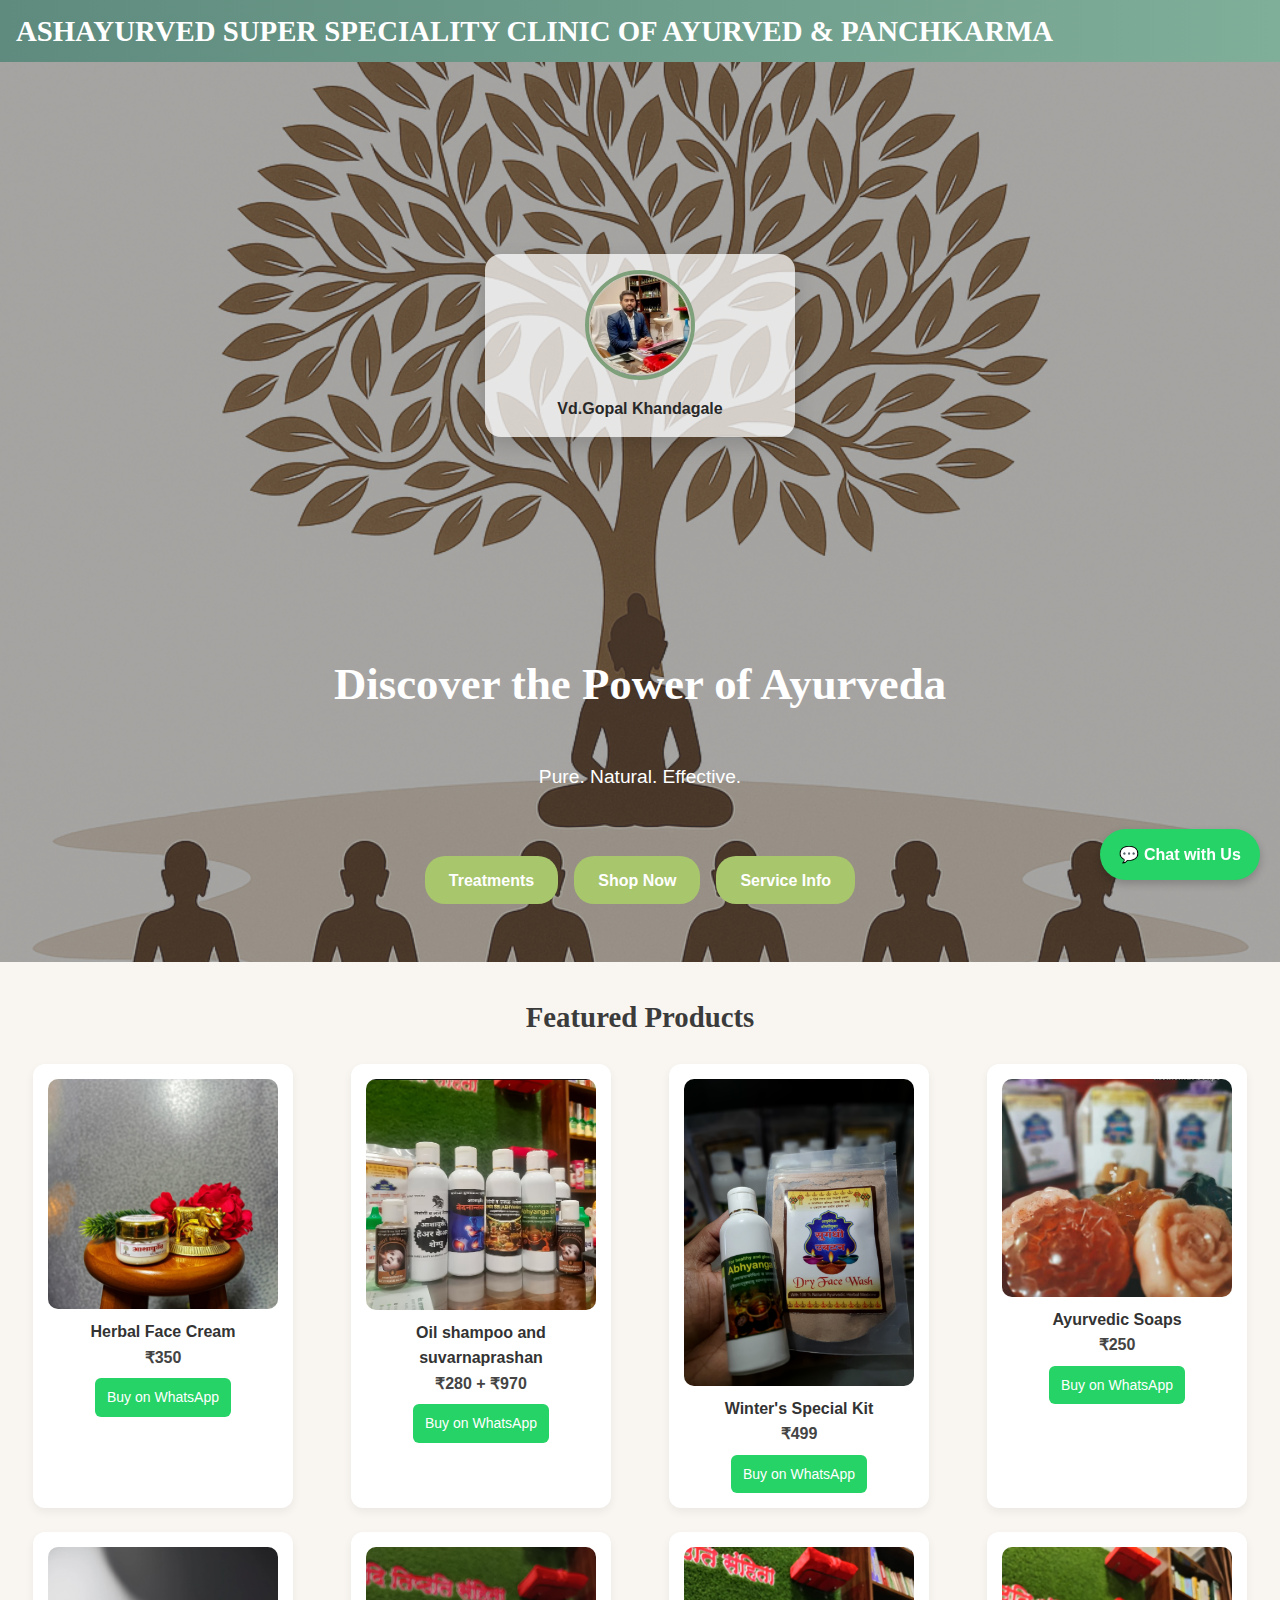
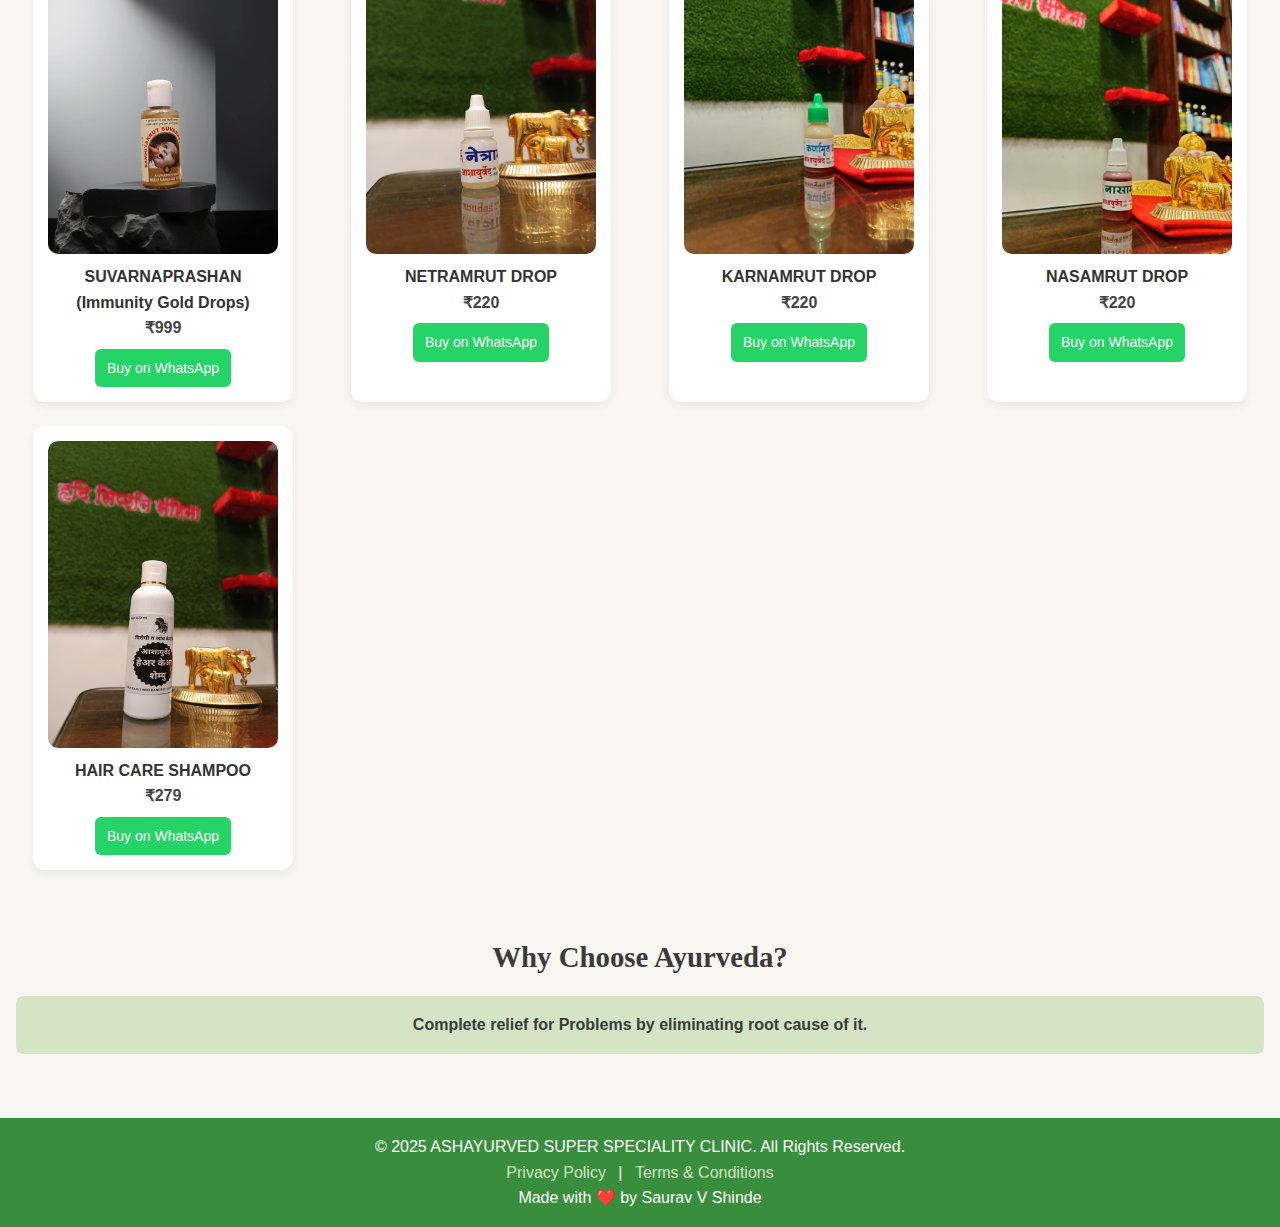
<file: index.html>
<!DOCTYPE html>
<html lang="en">
<head>
  <meta charset="UTF-8" />
  <meta name="viewport" content="width=device-width, initial-scale=1.0" />
  <title>ASHAYURVED</title>
 <link href="final_css.css" rel="stylesheet">
  <style>
  .doctor-card {
      position: relative;
      width: 310px;
     max-height: 219PX;
      max-width: 495px;
    margin-top: 110px;
      margin:  auto;
    z-index:10;
    }
    .doctor-card h3 {
      color: rgb(79, 79, 79);
    }

    .doctor-card .image {
      display: block;
      justify-content: center;
      margin-left: 50%;
      margin-right: 50%;
      width: 100%;
      display: block;
      border-radius: 8px;
      cursor: pointer;
    }

    h4
    {
      color: rgb(40, 40, 40);
    }
    .doctor-info {
      position: absolute;
      top: 100%; /* right below the image */
      left: 0;
      width: 100%;
      background-color: rgba(255, 255, 255, 0.79);
      border: 1px solid #ccc;
      border-radius: 8px;
      padding: 10px;
      margin-top: 8px;
      box-shadow: 0 4px 8px rgba(0,0,0,0.1);
      opacity: 0;
      transform: translateY(10px);
      transition: all 0.3s ease;
      pointer-events: none; /* Prevent interaction when hidden */
      z-index: 10;
    }

    .doctor-card:hover .doctor-info {
      opacity: 1;
      transform: translateY(0);
      pointer-events: auto;
    }
    @media (max-width: 480px) {
      .card {
        font-size: 14px;
        padding: 8px;
      }
    }
 </style>
</head>
<script>
  function toggleMenu() {
    const navList = document.querySelector('nav ul');
    navList.classList.toggle('active');
  }
</script>
<body>
  <!-- Header -->
   <header>
    <h1>ASHAYURVED
      SUPER SPECIALITY CLINIC OF AYURVED & PANCHKARMA</h1>
  </header>
 
  
  <!-- Hero Section -->
  <section id="home" class="hero">
   
    <!-- Doctor Card -->
    <div class="doctor-card">
        <img src="WhatsApp Image 2025-04-15 at 22.39.39_dea84623.jpg" alt=" BAMS" />    
        <h4>Vd.Gopal Khandagale </h4> 
      <div class="doctor-info">
        <h4>Vd.Gopal Khandagale</h4>
        <p style="padding: 1px;">*Parayani Nadi Vaidya 
          (Rare Speciality In Nadi Pariksha) <br>
          
         *Diagnosis based on nadi parikshan. <br>
          
          *Assusrance of Complete Solution to problems.
          
          Believes in Curing than just treating.</p>
        
      </div>
      
    </div><br> <br>
     <h2>Discover the Power of Ayurveda</h2>  <br> 
    <p>Pure. Natural. Effective.</p>
   
  
    <!-- Hero Buttons -->
    <div class="hero-buttons">
      <a href="Treatement.html" class="btn">Treatments</a>
      <a href="#shop" class="btn">Shop Now</a>
      <a href="server_info.html" class="btn">Service Info</a>
    </div><br>

    
  </section>

  <!-- Featured Products -->
  <section class="featured-products" id="shop">
    <h3>Featured Products</h3>
    <div class="product-grid">
  <div class="product-card">
    <img src="products images/Face Cream.jpg" alt="Product 1" height="280px">
    <h4>Herbal Face Cream</h4>
    <p>₹350</p>
    <a href="https://wa.me/919053272242?text=Hello%2C%20I%20am%20interested%20in%20purchasing%20the%20Herbal%20Face%20Cream.%20Please%20share%20more%20details." target="_blank">Buy on WhatsApp</a>
  </div>

  <div class="product-card">
    <img src="products images/Oil shampoo and suvarnaprashan.jpg" alt="Product 2" height="280px"/>
    <h4>Oil shampoo and suvarnaprashan</h4>
    <p>₹280 + ₹970</p>
    <a href="https://wa.me/919053272242?text=Hello%2C%20I%20am%20interested%20in%20the%20Oil%20Shampoo%20and%20Suvarnaprashan%20Kit.%20Kindly%20provide%20more%20information." target="_blank">Buy on WhatsApp</a>
  </div>

  <div class="product-card">
    <img src="products images/winter'sSpecial kit.jpg" alt="Product 3" height="280px"/>
    <h4>Winter's Special Kit</h4>
    <p>₹499</p>
    <a href="https://wa.me/919053272242?text=Hello%2C%20I%20would%20like%20to%20know%20more%20about%20the%20Winter's%20Special%20Kit.%20Please%20share%20the%20details." target="_blank">Buy on WhatsApp</a>
  </div>

  <div class="product-card">
    <img src="products images/Ayurvedic soaps.jpg" alt="Product 4" height="280px" />
    <h4>Ayurvedic Soaps</h4>
    <p>₹250</p>
    <a href="https://wa.me/919053272242?text=Hello%2C%20I%20am%20interested%20in%20buying%20the%20Ayurvedic%20Soaps.%20Please%20send%20more%20information." target="_blank">Buy on WhatsApp</a>
  </div>

  <div class="product-card">
    <img src="products images/Immunity Gold drops.jpg" alt="Product 5" height="280px" />
    <h4>SUVARNAPRASHAN (Immunity Gold Drops)</h4>
    <p>₹999</p>
    <a href="https://wa.me/919053272242?text=Hello%2C%20I%20would%20like%20to%20purchase%20the%20SUVARNAPRASHAN%20(Immunity%20Gold%20Drops).%20Kindly%20provide%20details." target="_blank">Buy on WhatsApp</a>
  </div>

  <div class="product-card">
    <img src="products images/NETRAMRUT DROP.jpg" alt="Product 6" height="280px" />
    <h4>NETRAMRUT DROP</h4>
    <p>₹220</p>
    <a href="https://wa.me/919053272242?text=Hello%2C%20I%20am%20interested%20in%20the%20NETRAMRUT%20DROP.%20Please%20share%20more%20details." target="_blank">Buy on WhatsApp</a>
  </div>

  <div class="product-card">
    <img src="products images/KARNAMRUT DROP.jpg" alt="Product 7" height="280px" />
    <h4>KARNAMRUT DROP</h4>
    <p>₹220</p>
    <a href="https://wa.me/919053272242?text=Hello%2C%20I%20would%20like%20to%20inquire%20about%20the%20KARNAMRUT%20DROP.%20Please%20send%20details." target="_blank">Buy on WhatsApp</a>
  </div>

  <div class="product-card">
    <img src="products images/NASAMRUT DROP.jpg" alt="Product 8" height="280px" />
    <h4>NASAMRUT DROP</h4>
    <p>₹220</p>
    <a href="https://wa.me/919053272242?text=Hello%2C%20I%20am%20interested%20in%20purchasing%20the%20NASAMRUT%20DROP.%20Kindly%20share%20the%20details." target="_blank">Buy on WhatsApp</a>
  </div>

  <div class="product-card">
    <img src="products images/HAIR CARE SHAMPOO.jpg" alt="Product 9" height="280px" />
    <h4>HAIR CARE SHAMPOO</h4>
    <p>₹279</p>
    <a href="https://wa.me/919053272242?text=Hello%2C%20I%20am%20interested%20in%20buying%20the%20HAIR%20CARE%20SHAMPOO.%20Please%20provide%20more%20information." target="_blank">Buy on WhatsApp</a>
  </div>
</div>
      
    </div>
  </section>

  <!-- Benefits Section -->
  <section class="benefits">
    <h3>Why Choose Ayurveda?</h3>
    <div class="benefit-items">
      <div class="benefit">Complete relief for Problems by eliminating root cause of it.</div>
   

  </section>
  

  <!-- WhatsApp Floating Button -->
  <a href="https://wa.me/919053272242?text=Hi%2C%20I'm%20interested%20in%20your%20products" class="whatsapp-btn" target="_blank">💬 Chat with Us</a>

  <!-- Footer -->
  <footer>
    <p>&copy; 2025 ASHAYURVED
      SUPER SPECIALITY CLINIC. All Rights Reserved.</p>
    <a href="#">Privacy Policy</a> | <a href="#">Terms & Conditions</a>
    <p>Made with ❤️ by Saurav V Shinde</p>
  </footer>
</body>
</html>
</file>
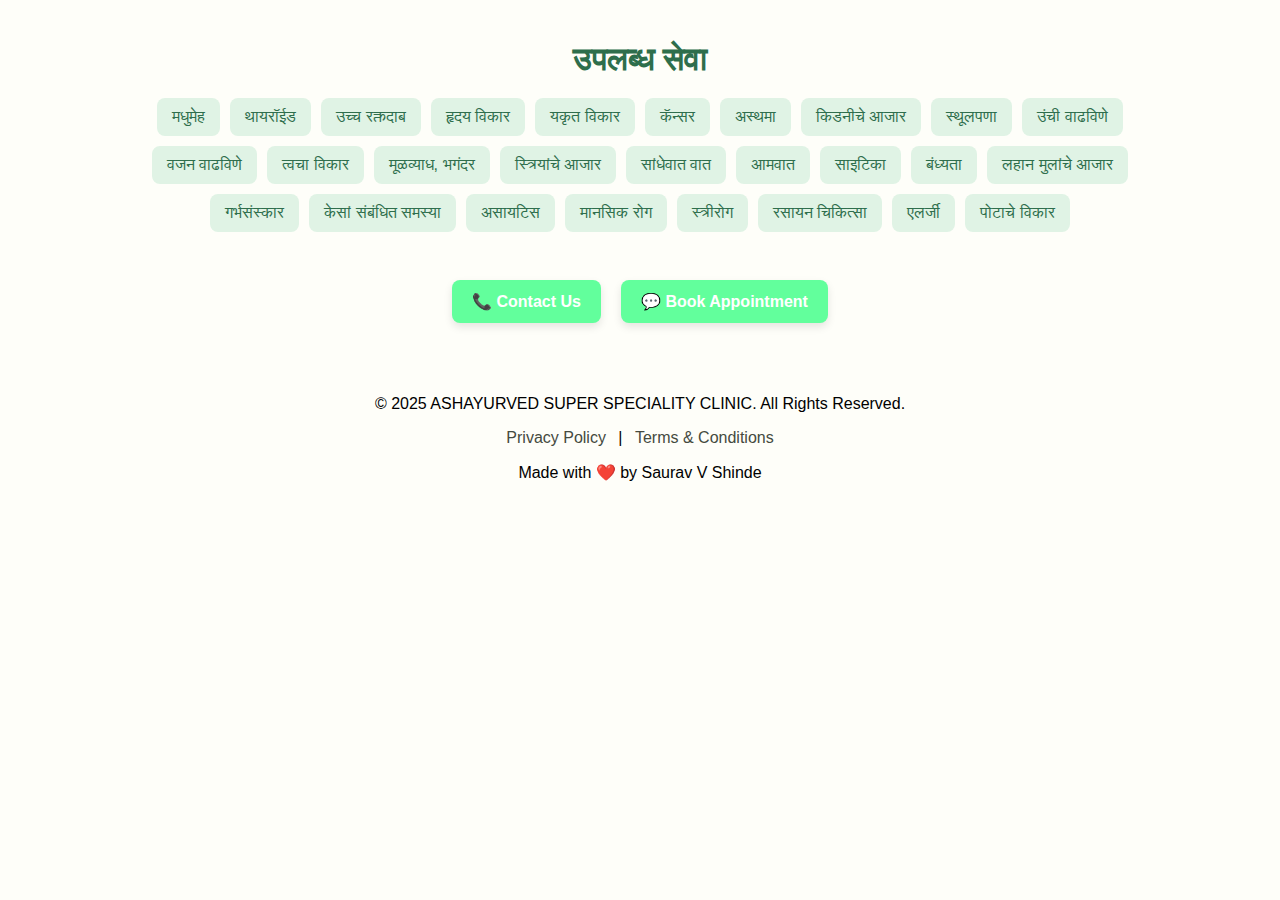
<file: server_page/index.html>
<!DOCTYPE html>
<html lang="mr">
<head>
  <meta charset="UTF-8" />
  <meta name="viewport" content="width=device-width, initial-scale=1.0"/>
  <title>आयुर्वेदिक सेवा</title>
  <style>
    body {
      font-family: 'Segoe UI', sans-serif;
      margin: 0;
      padding: 0;
      background: #fefef9;
      color: #333;
    }

    .container {
      max-width: 1000px;
      margin: auto;
      padding: 20px;
    }

    h1 {
      text-align: center;
      color: #2e6e4c;
      margin-bottom: 20px;
    }

    .treatment-links {
      display: flex;
      flex-wrap: wrap;
      gap: 10px;
      justify-content: center;
      margin-bottom: 30px;
    }

    .treatment-links a {
      padding: 10px 15px;
      background-color: #e0f3e5;
      color: #2e6e4c;
      text-decoration: none;
      border-radius: 8px;
      transition: background-color 0.3s;
    }

    .treatment-links a:hover {
      background-color: #c2e4cb;
    }

    .treatment-container {
      background: #ffffff;
      border: 1px solid #ccc;
      border-radius: 12px;
      padding: 20px;
      margin-bottom: 30px;
      box-shadow: 0px 2px 8px rgba(0,0,0,0.05);
    }

    .treatment-container img {
      max-width: 100%;
      border-radius: 10px;
      margin-top: 10px;
    }

    .treatment-title {
      color: #2e6e4c;
    }

  .back-to-index {
    position: fixed;
    bottom: 20px;
    right: 20px;
    background-color: #2e6e4c;
    color: white;
    padding: 10px 14px;
    border-radius: 50px;
    text-decoration: none;
    font-weight: bold;
    box-shadow: 0 4px 8px rgba(0,0,0,0.2);
    transition: background-color 0.3s ease;
    z-index: 999;
    font-size: larger;
  }
  .Contact
  {
    display: flex; justify-content: center; gap: 20px; margin-bottom: 40px;
  }
  .Contact a
  {
    background-color: #62ff9c; color: white; padding: 12px 20px; border-radius: 8px; text-decoration: none; font-weight: bold; box-shadow: 0 4px 8px rgba(0,0,0,0.1);
  }
  .Contact a:hover
  {
    background-color: #29e26d;
  }

  .back-to-index:hover {
    background-color: #439e6c;
  }
  footer 
  {
      background-color: #fefef9;
      color: rgb(0, 0, 0);
      text-align: center;
      padding: 1rem;
      margin-top: 2rem;
    }

    footer a 
    {
      color: #454a40;
      text-decoration: none;
      margin: 0 0.5rem;
    }


  </style>
</head>
<body>
  <div class="container">
    <h1>उपलब्ध सेवा</h1>

    <div class="treatment-links">
      <a href="#diabetes"> मधुमेह</a>
      <a href="#thyroid">थायरॉईड</a>
      <a href="#bp">उच्च रक्तदाब</a>
      <a href="#heart">हृदय विकार</a>
      <a href="#liver">यकृत विकार</a>
      <a href="#cancer">कॅन्सर</a>
      <a href="#asthma">अस्थमा</a>
      <a href="#kidney">किडनीचे आजार</a>
      <a href="#obesity">स्थूलपणा</a>
      <a href="#height">उंची वाढविणे</a>
      <a href="#weight">वजन वाढविणे</a>
      <a href="#skin">त्वचा विकार</a>
      <a href="#piles">मूळव्याध, भगंदर</a>
      <a href="#womenIssues">स्त्रियांचे आजार</a>
      <a href="#arthritis">सांधेवात वात</a>
      <a href="#rheumatoid">आमवात</a>
      <a href="#sciatica">साइटिका</a>
      <a href="#infertility">बंध्यता</a>
      <a href="#kids">लहान मुलांचे आजार</a>
      <a href="#garbhsanskar">गर्भसंस्कार</a>
      <a href="#hair">केसां संबंधित समस्या</a>
      <a href="#ascitis">असायटिस</a>
      <a href="#mental">मानसिक रोग</a>
      <a href="#women">स्त्रीरोग</a>
      <a href="#rasayan">रसायन चिकित्सा</a>
      <a href="#allergy">एलर्जी</a>
      <a href="#stomach">पोटाचे विकार</a>
    </div>
    <br>

    <!-- Contact and Appointment Buttons -->
<div class="Contact" >
  <!-- Call Button -->
  <a href="tel:+918530912184">
    📞 Contact Us
  </a>

  <!-- WhatsApp Appointment Button -->
  <a href="https://wa.me/917620795259?text=Hello%2C%20I%20would%20like%20to%20book%20an%20appointment%20for%20Ayurvedic%20treatment."
     target="_blank" >
    💬 Book Appointment
  </a>




</div>


   
  <script>
    document.querySelectorAll(".treatment-links a").forEach(link => {
      link.addEventListener("click", e => {
        e.preventDefault();
        const target = document.querySelector(link.getAttribute("href"));
        if (target) {
          target.scrollIntoView({ behavior: "smooth" });
        }
      });
    });
  </script>
  <!-- Floating Back to Index Button -->
  <footer>
    <p>&copy; 2025 ASHAYURVED
      SUPER SPECIALITY CLINIC. All Rights Reserved.</p>
    <a href="#">Privacy Policy</a> | <a href="#">Terms & Conditions</a>
    <p>Made with ❤️ by Saurav V Shinde</p>
  </footer>
</body>
</html>
</file>
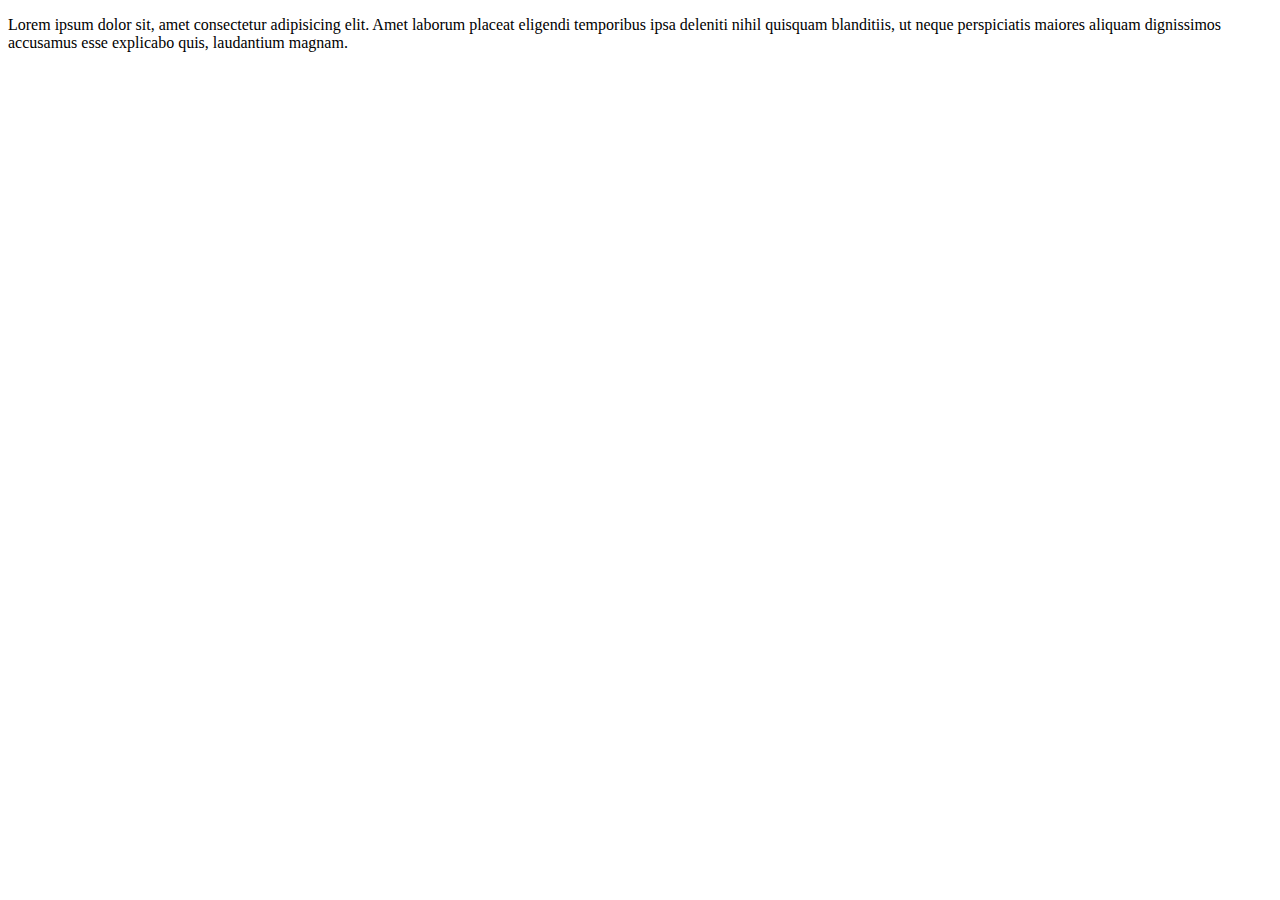
<file: docter_info.html>
<!DOCTYPE html>
<html lang="en">
<head>
    <meta charset="UTF-8">
    <meta name="viewport" content="width=device-width, initial-scale=1.0">
    <title>Document</title>
</head>
<body>
    <p>Lorem ipsum dolor sit, amet consectetur adipisicing elit. Amet laborum placeat eligendi temporibus ipsa deleniti nihil quisquam blanditiis, ut neque perspiciatis maiores aliquam dignissimos accusamus esse explicabo quis, laudantium magnam.</p>
</body>
</html>
</file>
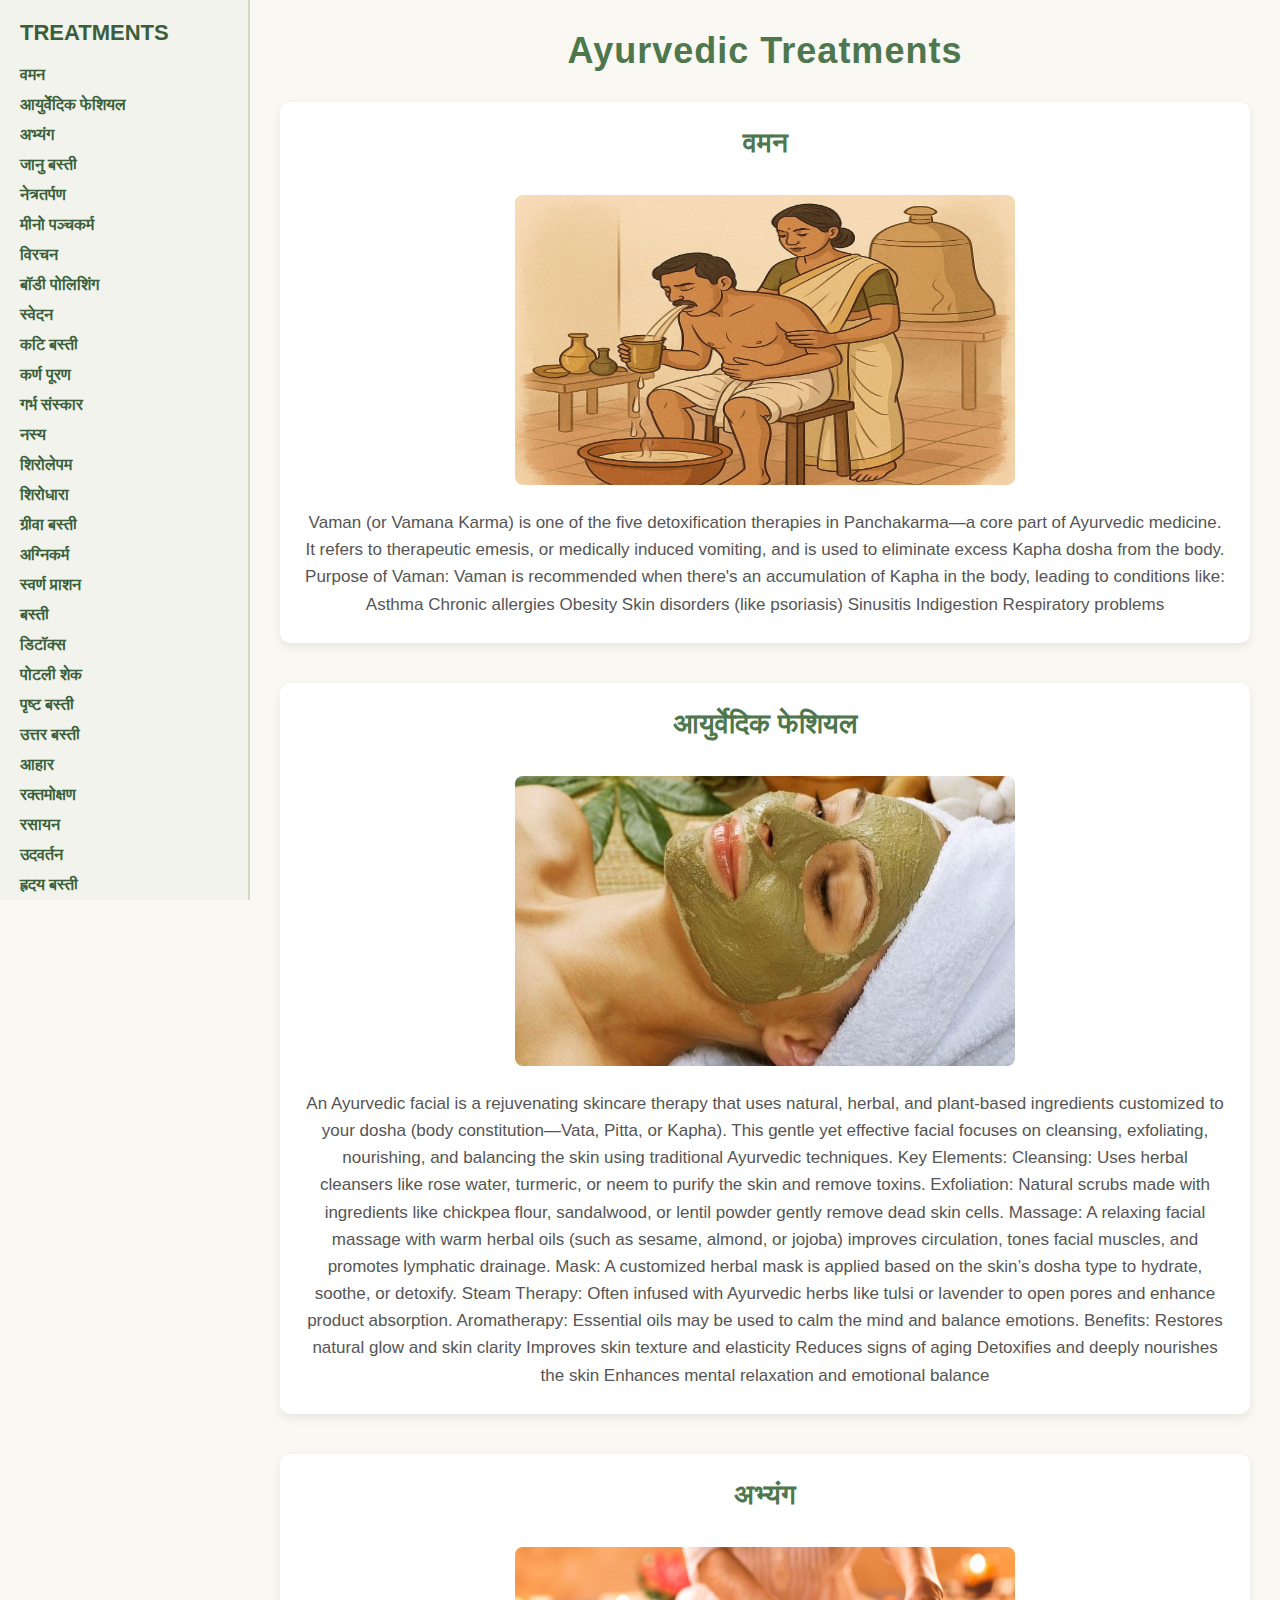
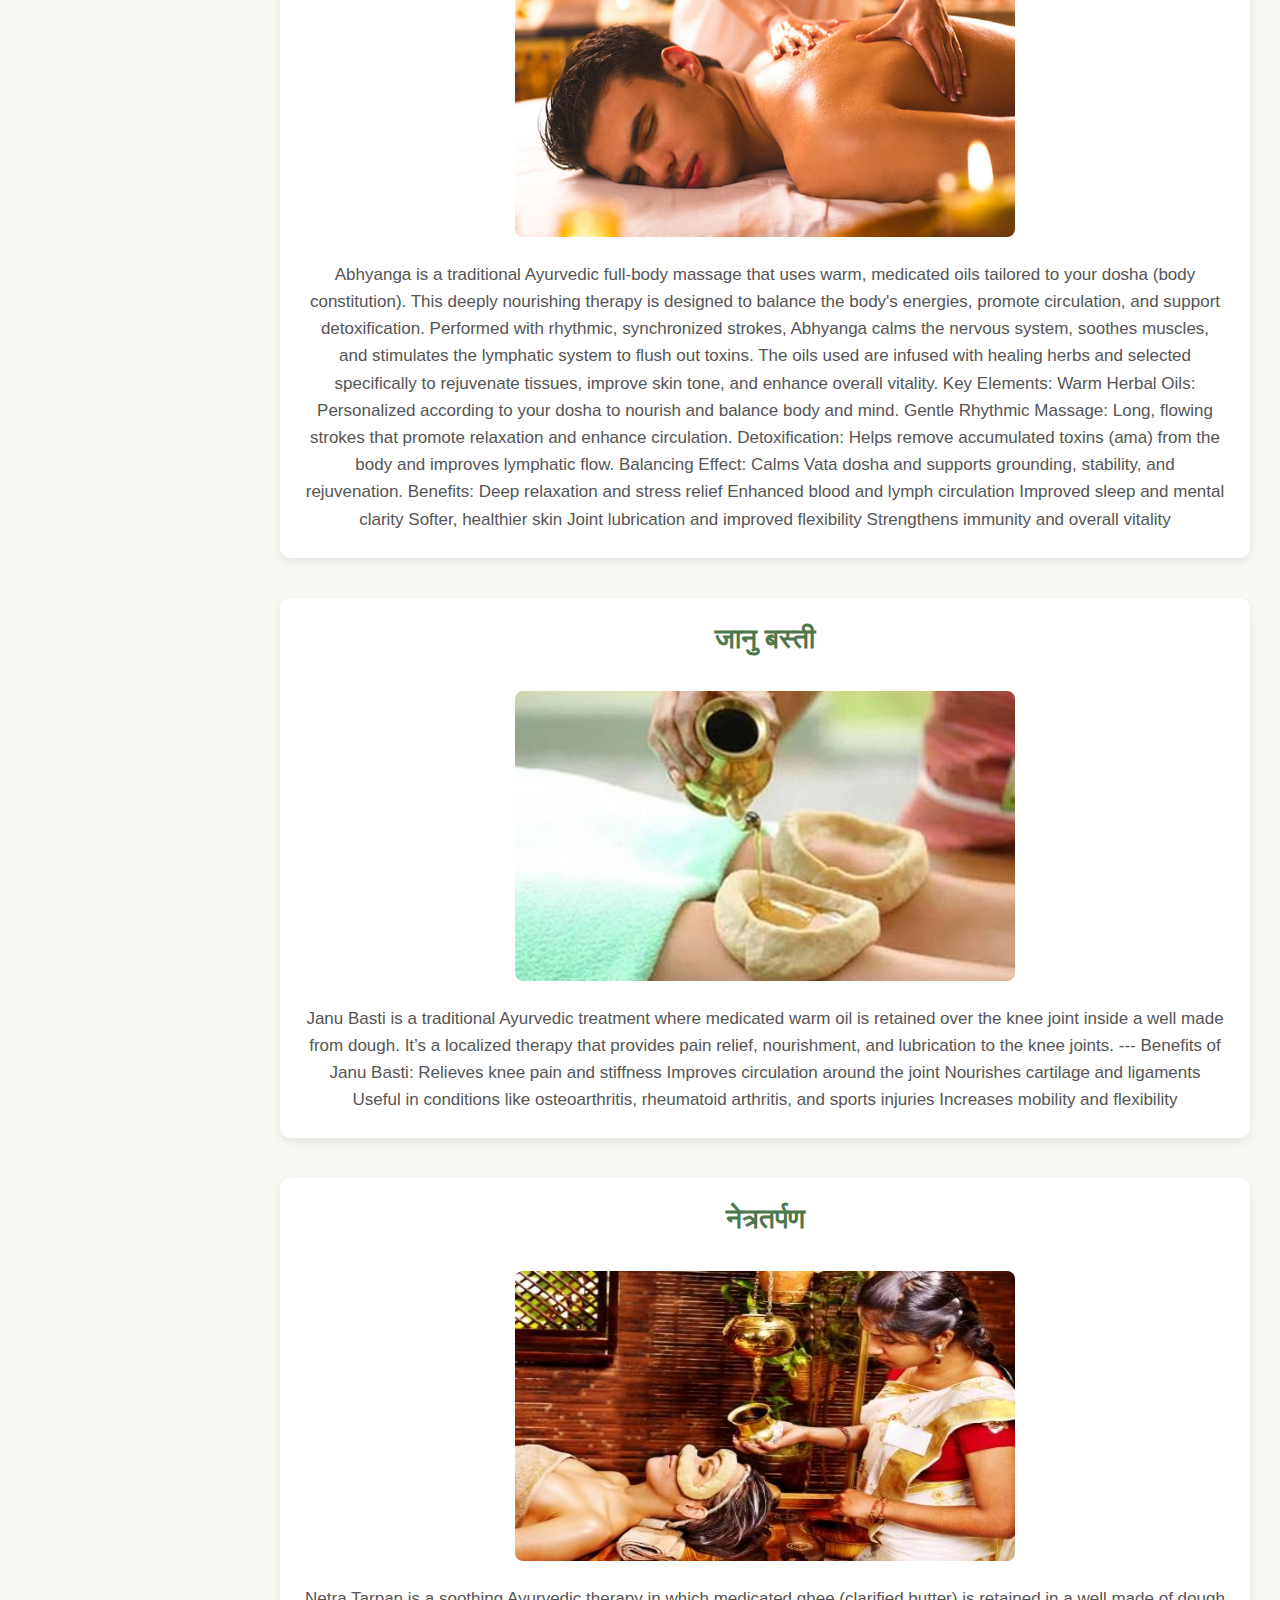
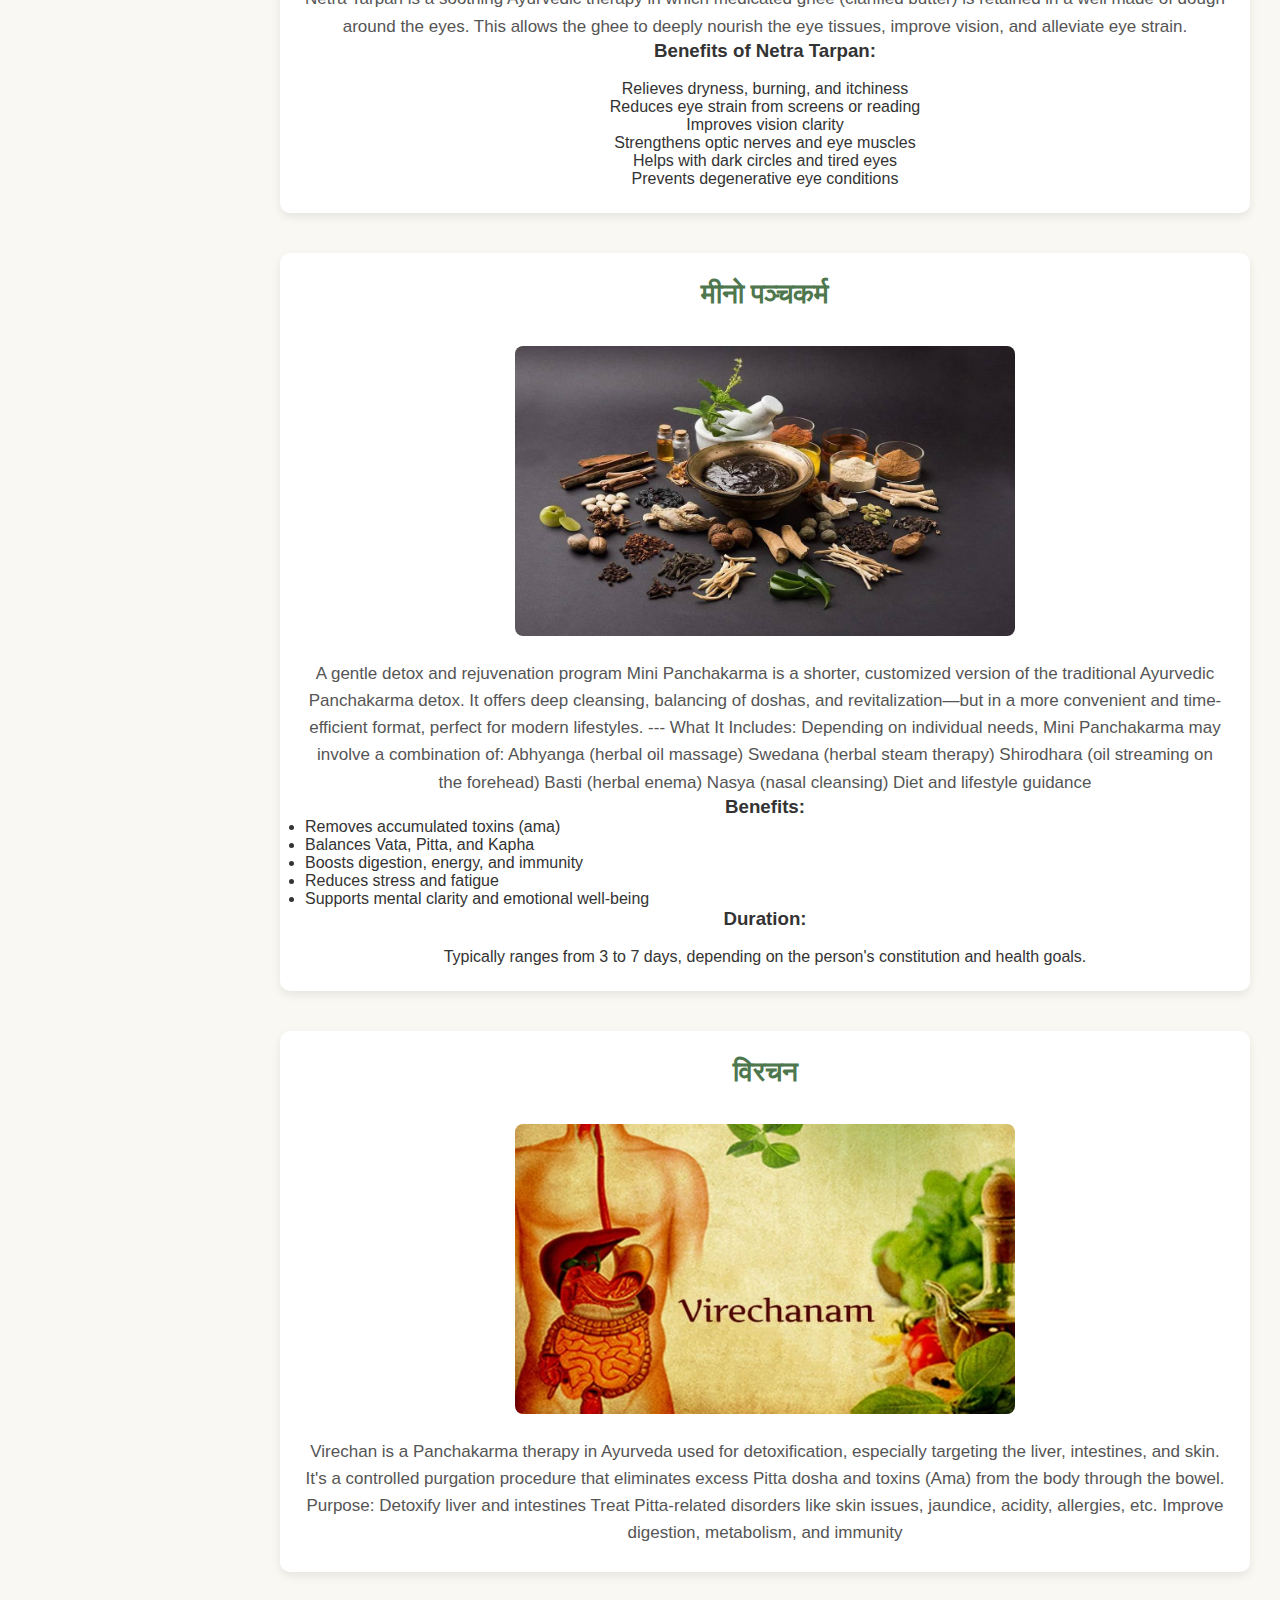
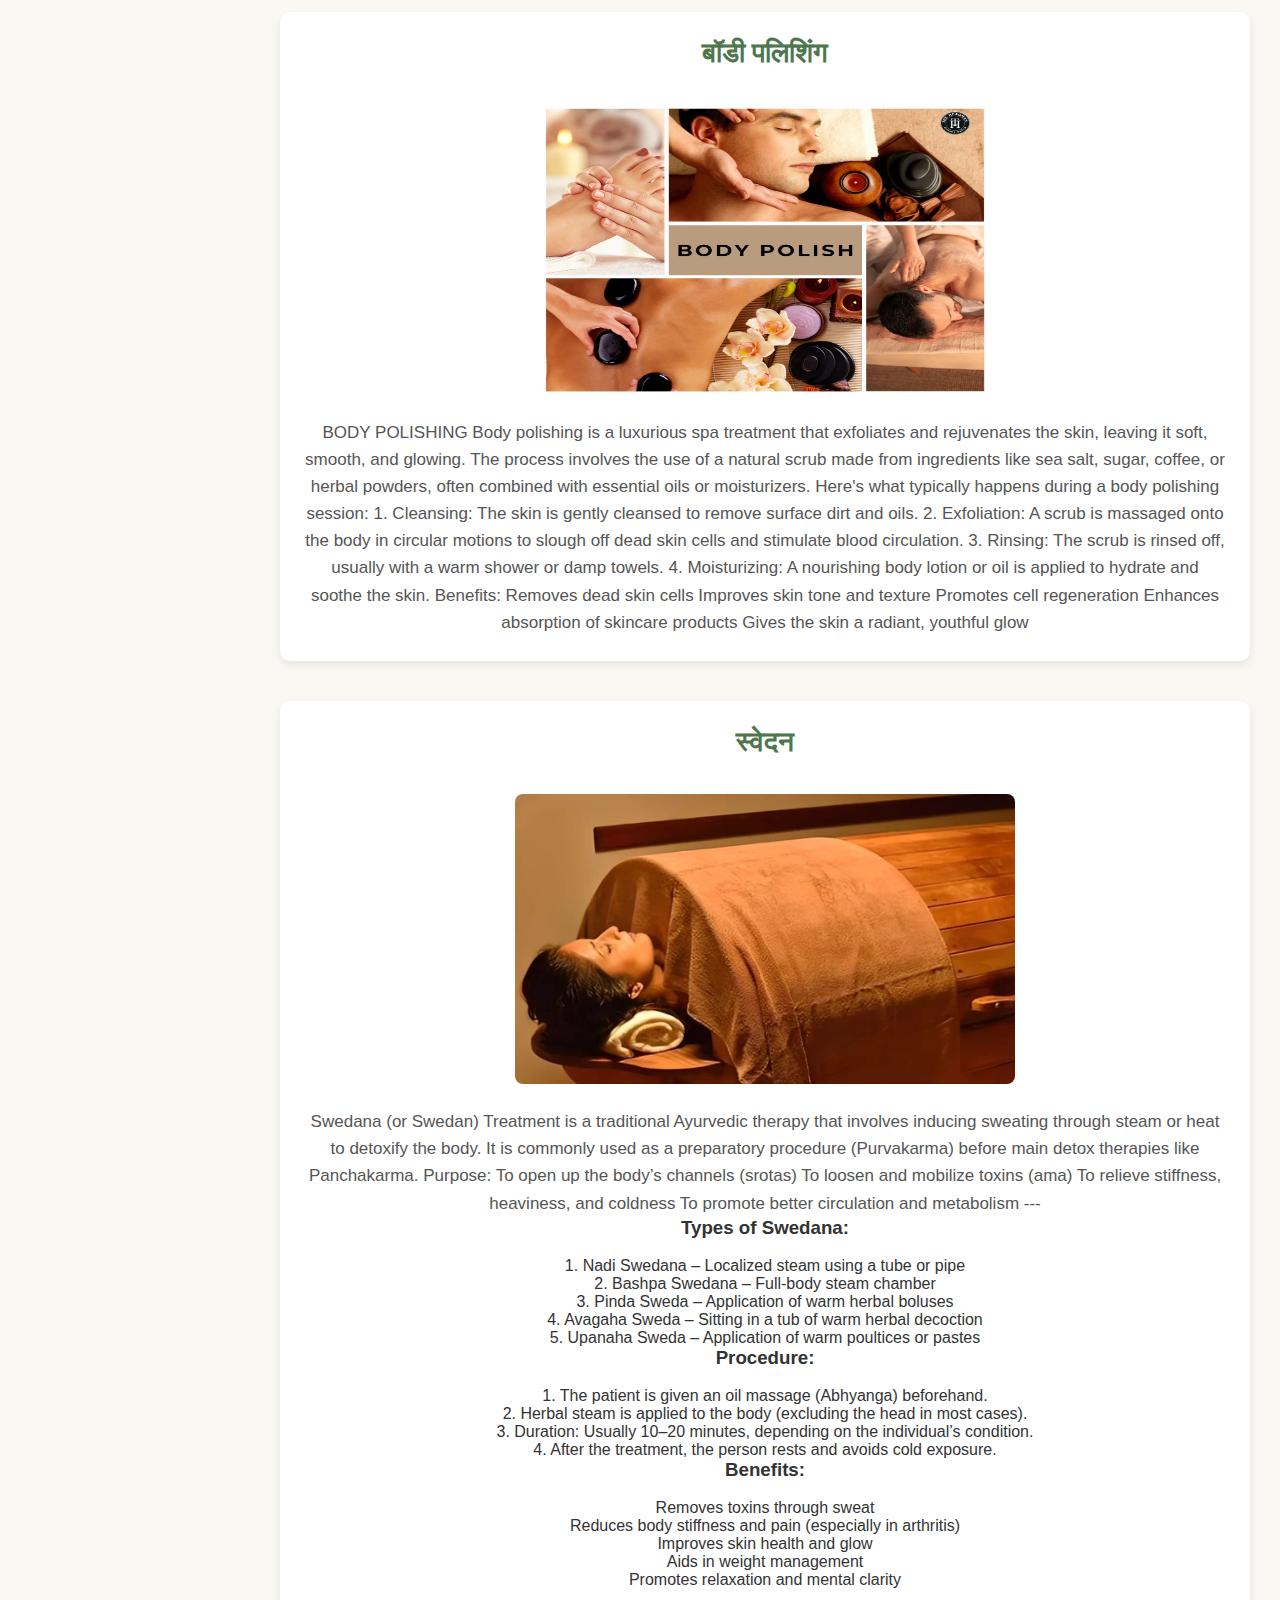
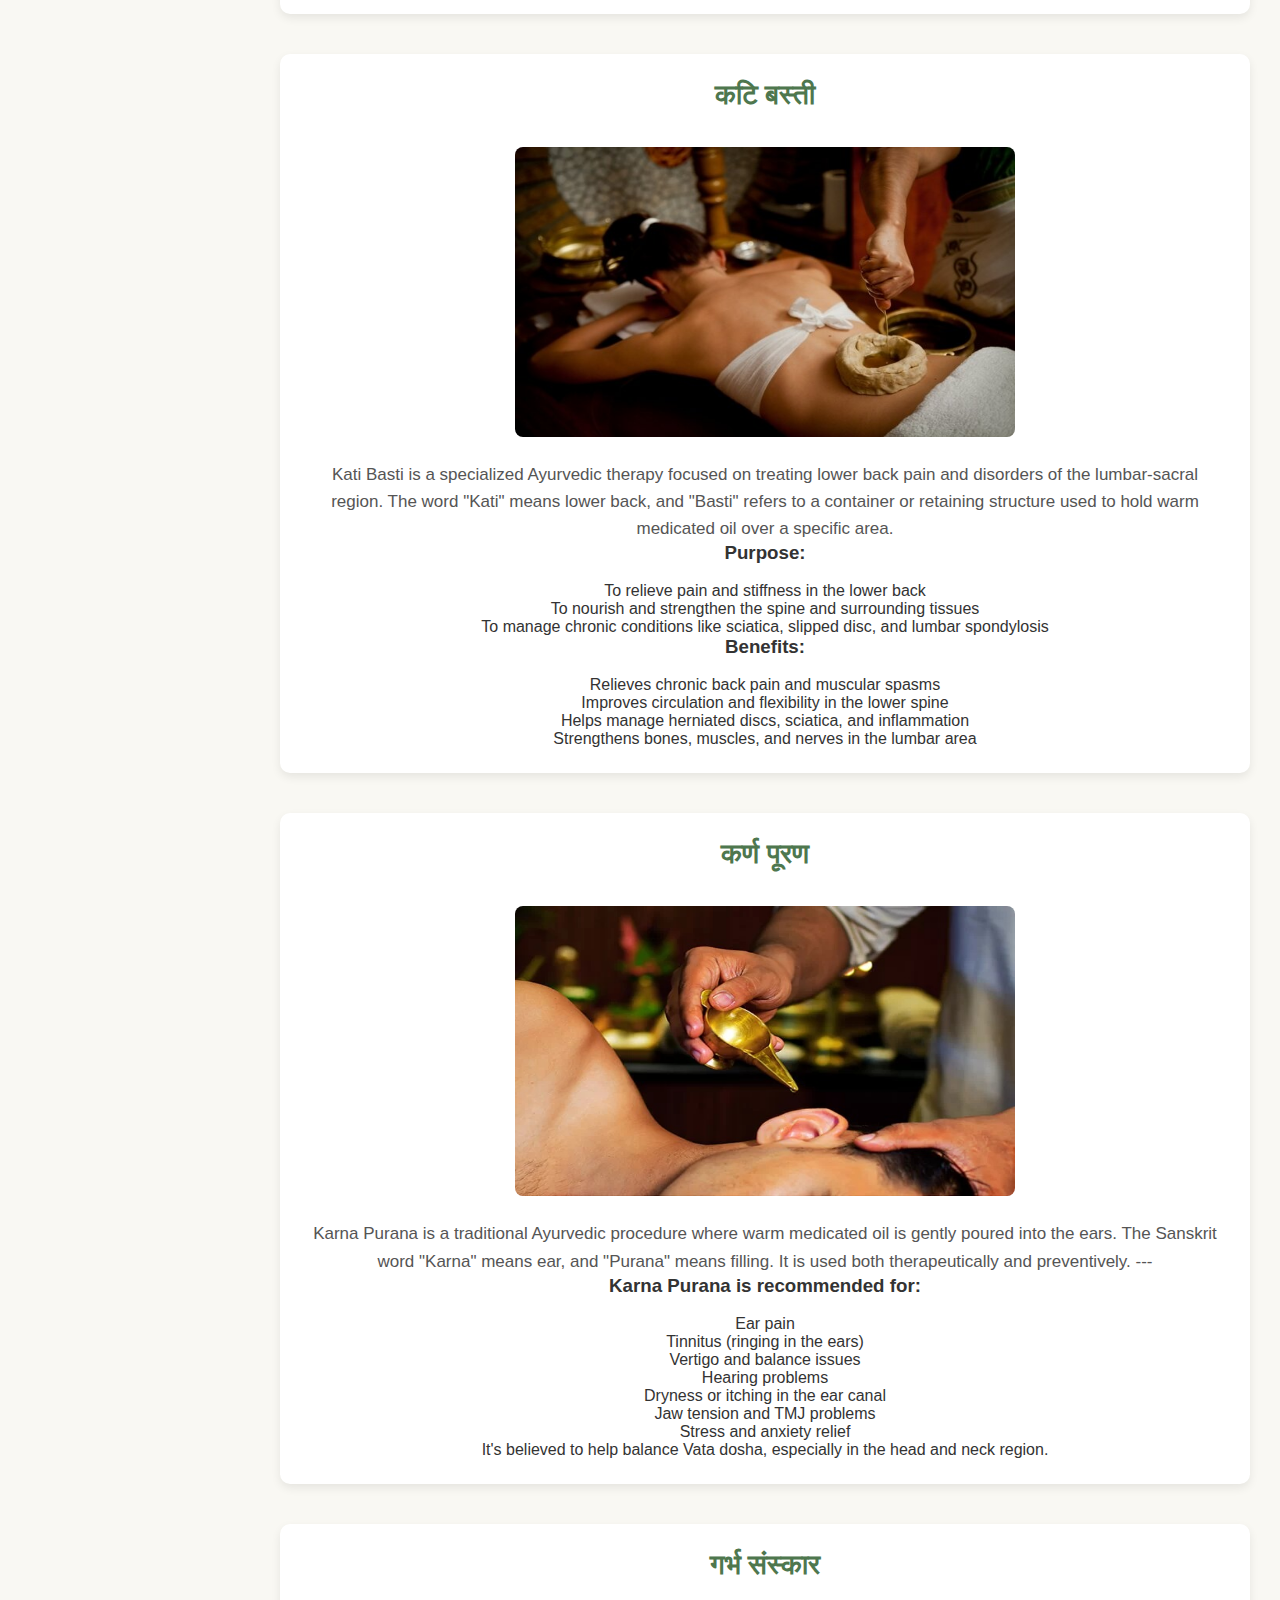
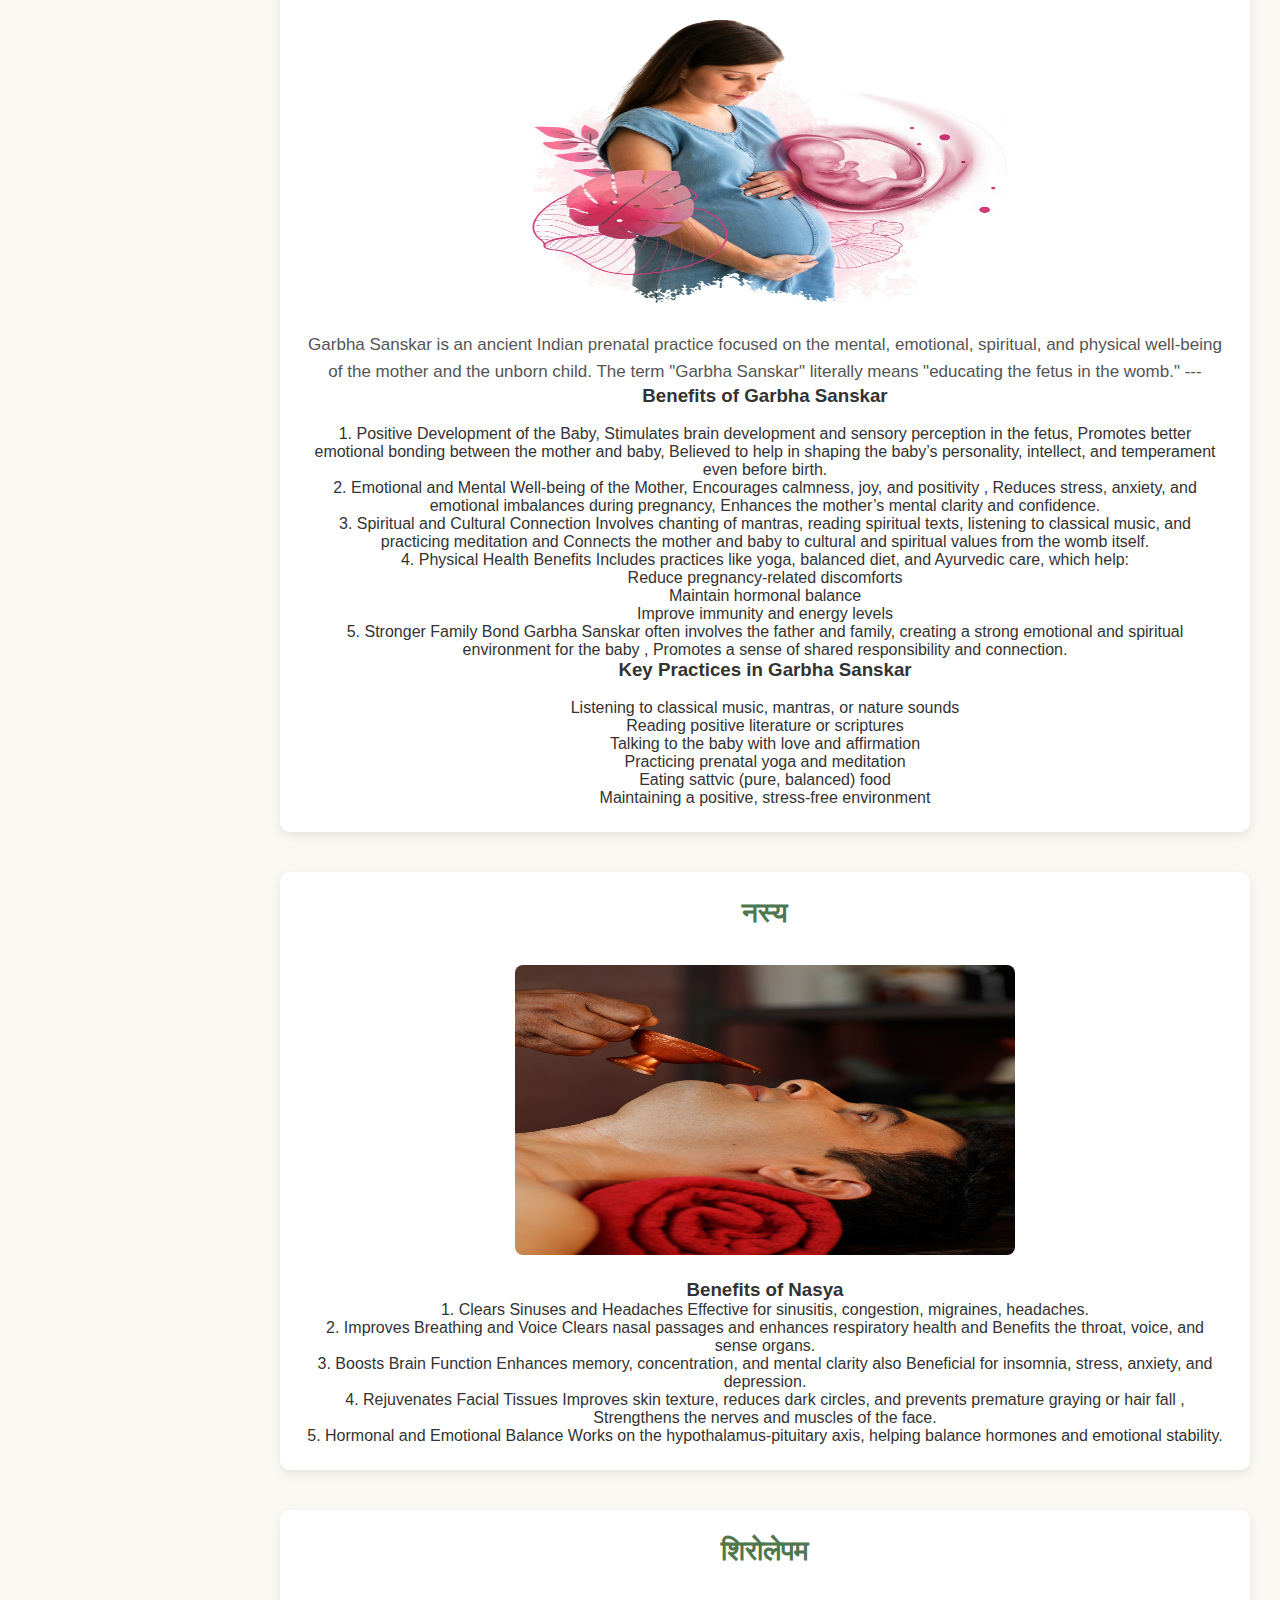
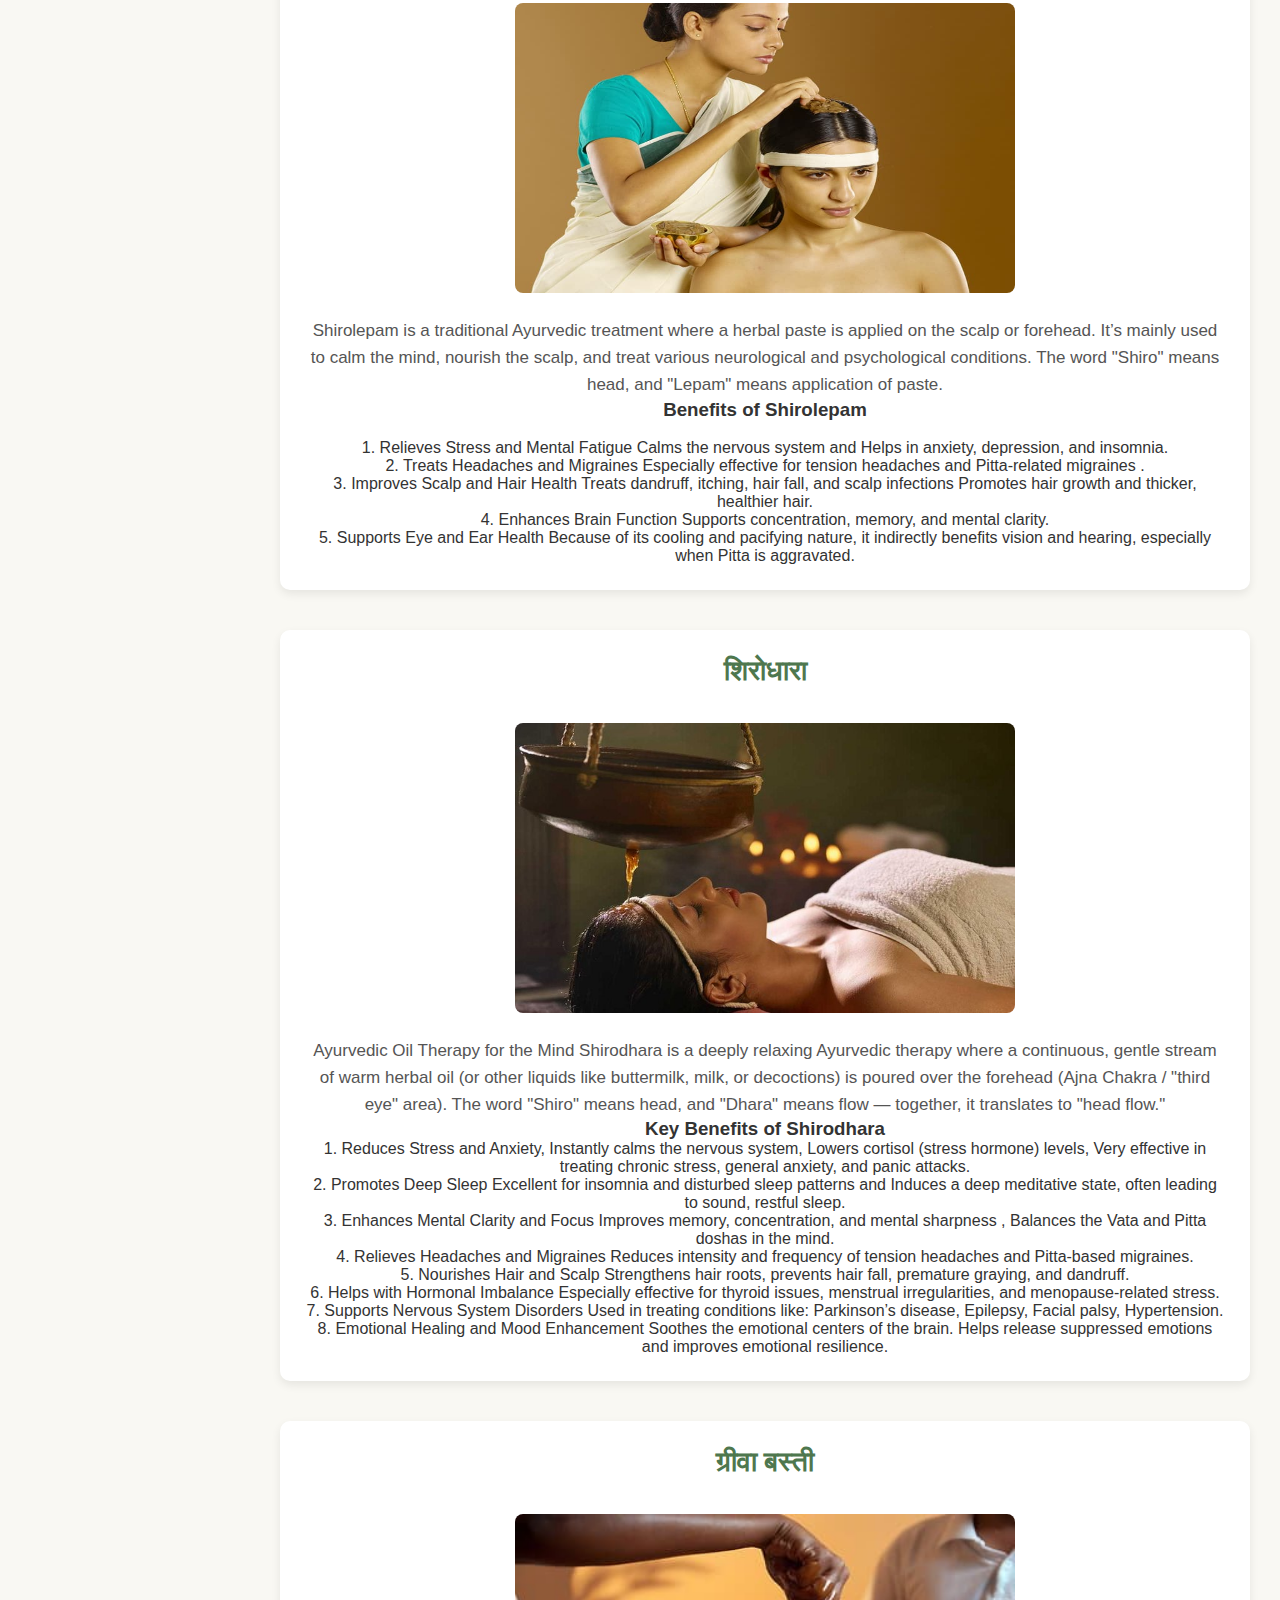
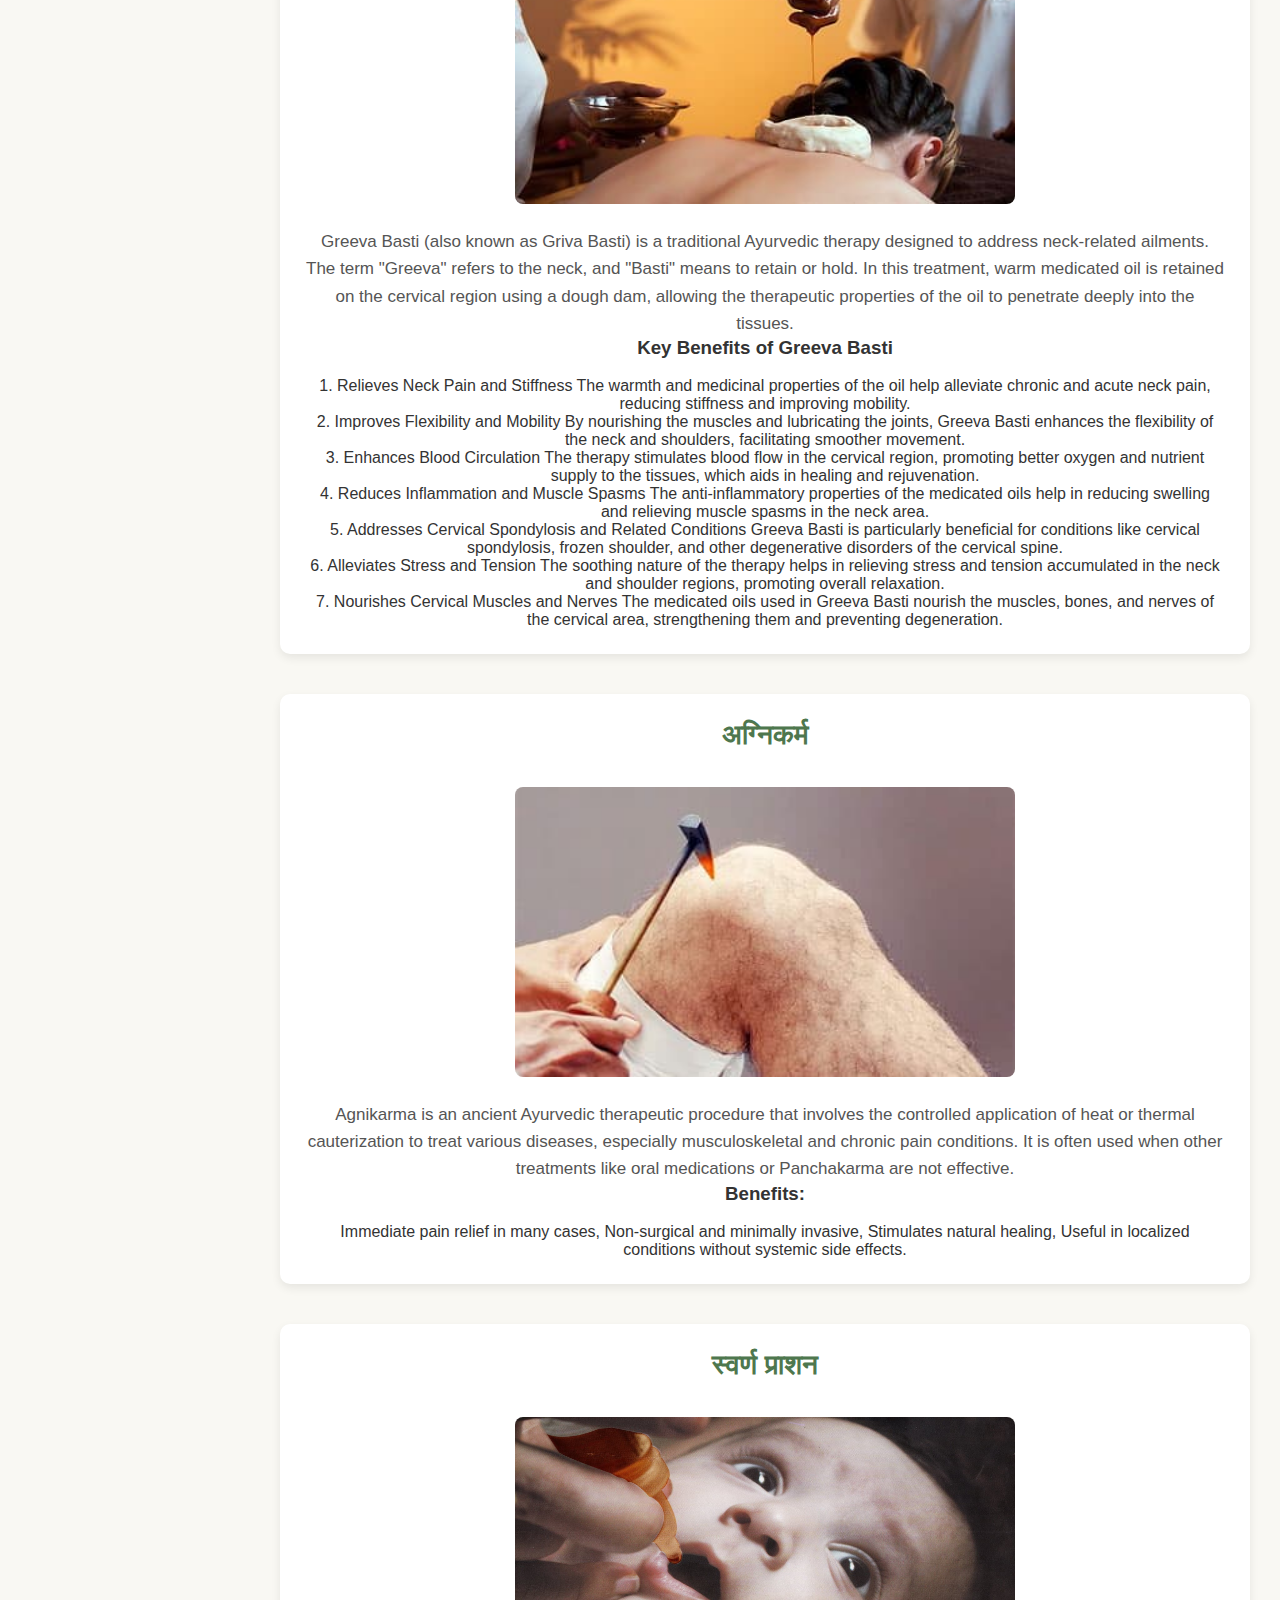
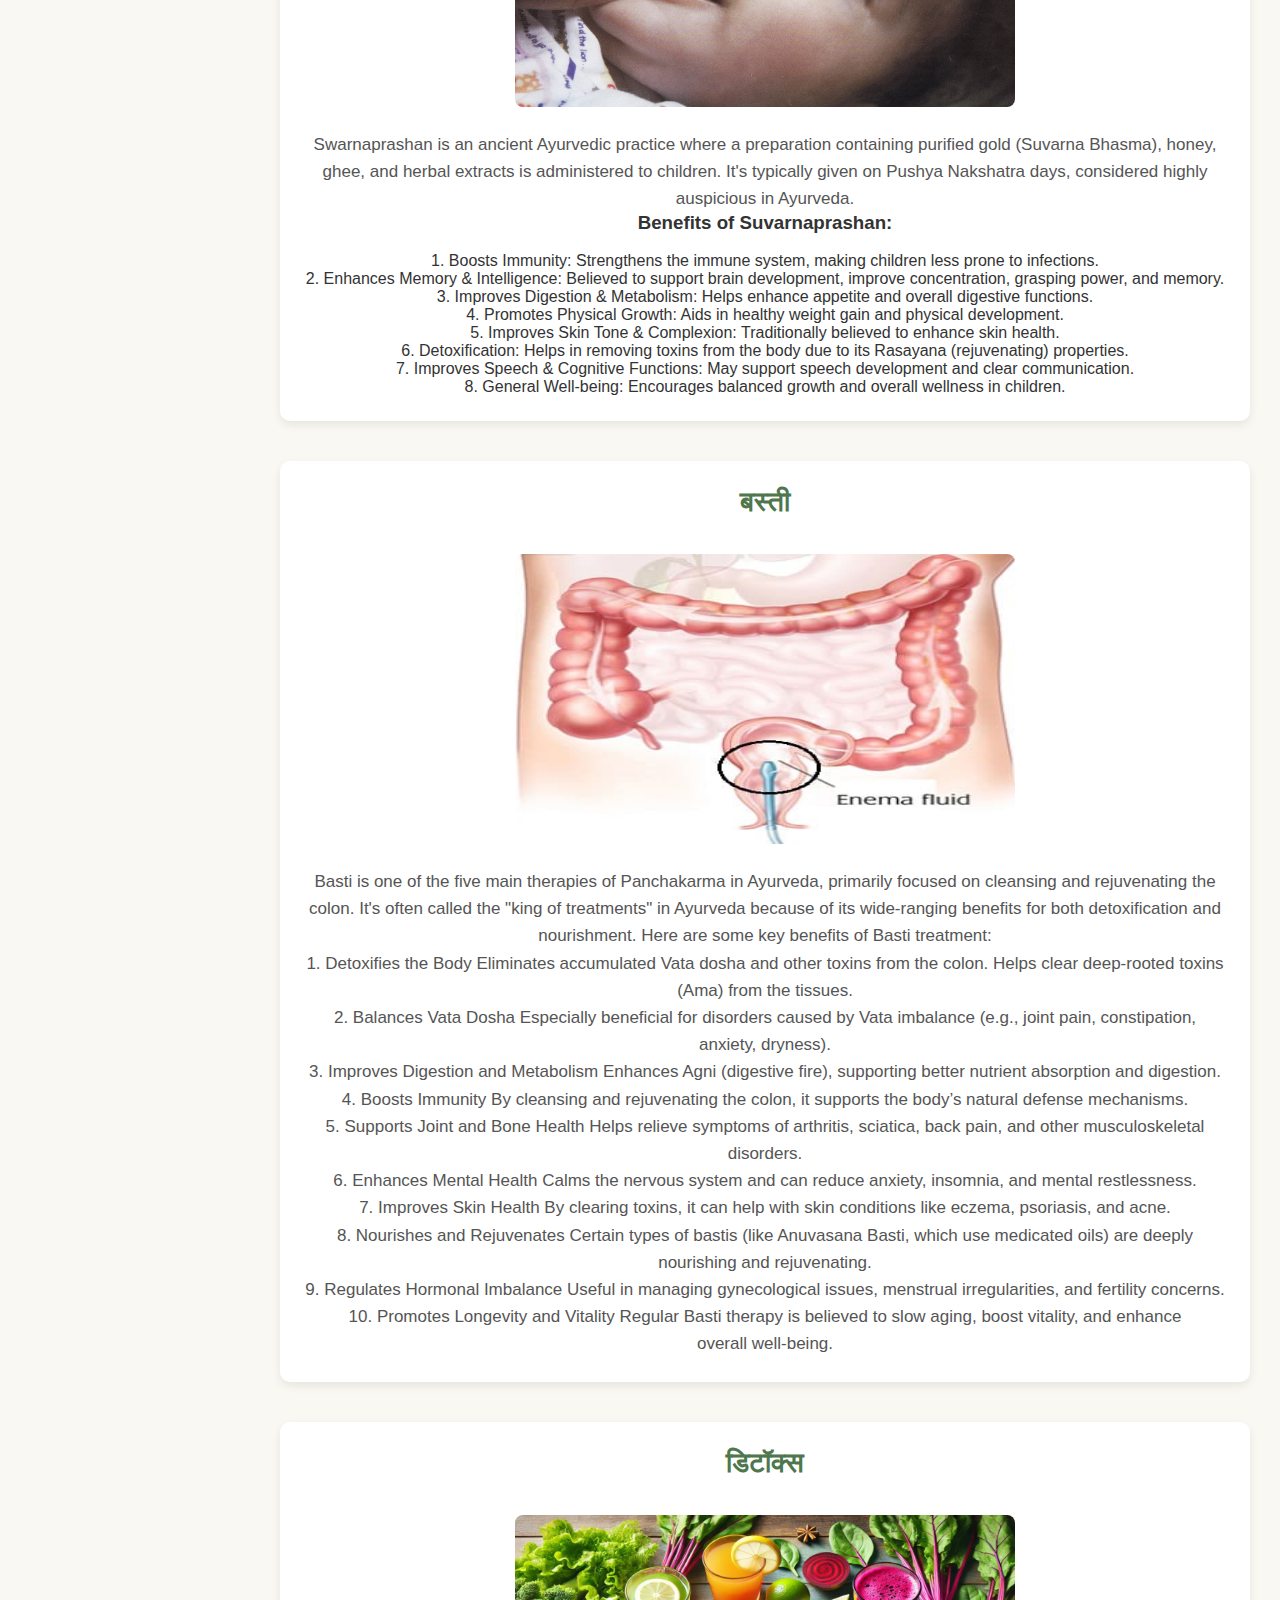
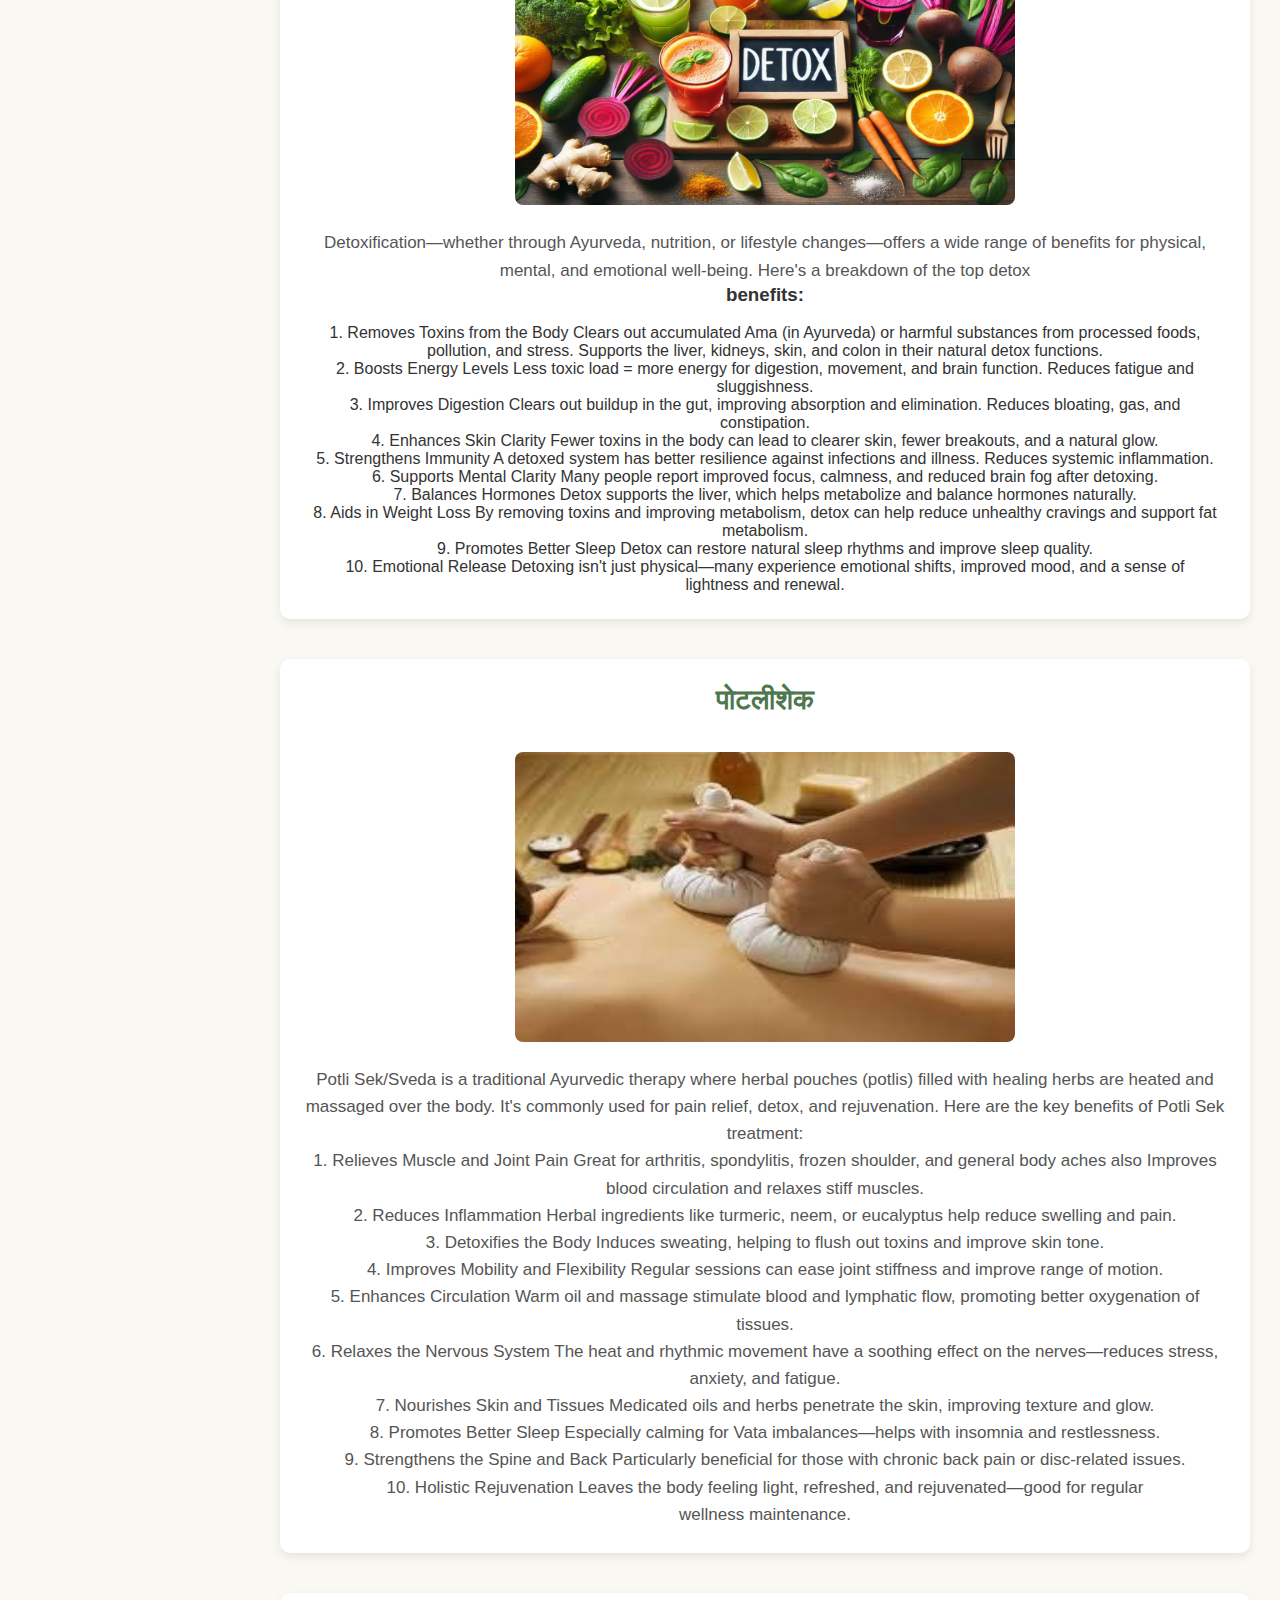
<file: server_info.html>
<!DOCTYPE html>
<html lang="en">
<head>
    <meta charset="UTF-8" />
    <meta name="viewport" content="width=device-width, initial-scale=1.0"/>
    <title>Ayurvedic Treatments</title>
    <style>
        /* Basic Reset */
        * {
            margin: 0;
            padding: 0;
            box-sizing: border-box;
        }

        html {
            scroll-behavior: smooth;
        }

        body {
            font-family: 'Segoe UI', sans-serif;
            background-color: #f9f8f3;
            color: #333;
        }

        /* Layout */
        .main-layout {
            display: flex;
        }

        .sidebar {
            width: 250px;
            position: sticky;
            top: 0;
            height: 100vh;
            background-color: #f1f3ec;
            padding: 20px;
            border-right: 2px solid #d1d9c4;
            overflow-y: auto;
        }

        .sidebar h2 {
            font-size: 22px;
            color: #3a5f3a;
            margin-bottom: 20px;
            text-transform: uppercase;
        }

        .sidebar ul {
            list-style: none;
        }

        .sidebar ul li {
            margin-bottom: 12px;
        }

        .sidebar ul li a {
            color: #3a5f3a;
            text-decoration: none;
            font-weight: bold;
            transition: color 0.3s ease;
        }

        .sidebar ul li a:hover {
            color: #2d4d2d;
            text-decoration: underline;
        }

        /* Main Content */
        .container {
            flex: 1;
            padding: 30px;
            text-align: center;
        }

        h1 {
            text-align: center;
            font-size: 36px;
            margin-bottom: 30px;
            color: #4e774e;
            letter-spacing: 1px;
        }

        .treatment-container {
            background-color: #ffffff;
            margin-bottom: 40px;
            padding: 25px;
            border-radius: 10px;
            box-shadow: 0 4px 10px rgba(0, 0, 0, 0.08);
        }

        .treatment-title {
            font-size: 28px;
            color: #4e774e;
            margin-bottom: 15px;
            text-transform: uppercase;
        }

        .treatment-description {
            font-size: 17px;
            color: #555;
            line-height: 1.6;
        }

        .treatment-container img {
            width: 100%;
            max-width: 500px;
            height: 290px;
            border-radius: 8px;
            margin: 20px 0;
            transition: transform 0.3s ease;
        }
        

        .treatment-container img:hover {
            transform: scale(1.05);
        }

        @media (max-width: 768px) {
            .main-layout {
                flex-direction: column;
            }

            .sidebar {
                width: 100%;
                height: auto;
                position: static;
                border-right: none;
                border-bottom: 2px solid #ccc;
            }

            .container {
                padding: 20px;
            }
        }
        footer {
      background-color: #fefef9;
      color: rgb(0, 0, 0);
      text-align: center;
      padding: 1rem;
      margin-top: 2rem;
    }

    footer a {
      color: #454a40;
      text-decoration: none;
      margin: 0 0.5rem;
    }
    .list-style
    {
        text-align: left;
    }
    
    </style>
</head>
<body>

    <div class="main-layout">
        <nav class="sidebar">
            <h2>Treatments</h2>
            <ul>
                <li><a href="#vaman">वमन</a></li>
                <li><a href="#abhyang">आयुर्वेदिक फेशियल</a></li>
                <li><a href="#janubasti">अभ्यंग</a></li>
                <li><a href="#janubasti2">जानु बस्ती</a></li>
                <li><a href="#meenoPanchakarma">नेत्रतर्पण</a></li>
                <li><a href="#meenoPanchakarma1">मीनो पञ्चकर्म</a></li>
                <li><a href="#virchan">विरचन</a></li>
                <li><a href="#bodyPolishing">बॉडी पोलिशिंग</a></li>
                <li><a href="#swedan">स्वेदन</a></li>
                <li><a href="#katiBasti">कटि बस्ती</a></li>
                <li><a href="#karnPuran">कर्ण पूरण</a></li>
                <li><a href="#garbhSanskar">गर्भ संस्कार</a></li>
                <li><a href="#nasy">नस्य</a></li>
                <li><a href="#shirolepam">शिरोलेपम</a></li>
                <li><a href="#shirodhara">शिरोधारा</a></li>
                <li><a href="#grivaBasti">ग्रीवा बस्ती</a></li>
                <li><a href="#agnikarma">अग्निकर्म</a></li>
                <li><a href="#swarnPrashan">स्वर्ण प्राशन</a></li>
                
                
                <li><a href="#basti">बस्ती</a></li>
                <li><a href="#detox">डिटॉक्स</a></li>
                <li><a href="#potliShek">पोटली शेक</a></li>

                <li><a href="#PRISHTA_BASTI">पृष्ट बस्ती </a></li>
                <li><a href="#UTTARA_BASTI">उत्तर बस्ती </a></li>
                <li><a href="#DIET">आहार</a></li>
                <li><a href="#RAKTAMOKSHAN">रक्तमोक्षण </a></li>
                <li><a href="#RASAYANA_THERAPY">रसायन</a></li>
                <li><a href="#UDVARTHANAM">उदवर्तन</a></li>
                <li><a href="#HRUD_BASTI">ह्रदय बस्ती </a></li>
                <li><a href="#KSHAR_SUTRA">क्षारसुत्र</a></li>
              
            </ul>
        </nav>

        <div class="container">
            <h1>Ayurvedic Treatments</h1>

            <!-- Treatment 1 -->
            <div id="vaman" class="treatment-container">
                <h2 class="treatment-title">वमन</h2>
                <img src="treantement images/VAMAN.jpg" alt="Vaman">
                <p class="treatment-description">
                    Vaman (or Vamana Karma) is one of the five detoxification therapies in Panchakarma—a core part of Ayurvedic medicine. It refers to therapeutic emesis, or medically induced vomiting, and is used to eliminate excess Kapha dosha from the body.

                    Purpose of Vaman:
                    
                    Vaman is recommended when there's an accumulation of Kapha in the body, leading to conditions like:
                    
                    Asthma
                    
                    Chronic allergies
                    
                    Obesity
                    
                    Skin disorders (like psoriasis)
                    
                    Sinusitis
                    
                    Indigestion
                    
                    Respiratory problems
                </p>
            </div>

            <!-- Treatment 2 -->
            <div id="abhyang" class="treatment-container">
                <h2 class="treatment-title">आयुर्वेदिक फेशियल</h2>
                <img src="treantement images/AYURVEDIC FACIAL.jpg" alt="Facial">
                <p class="treatment-description">
                    An Ayurvedic facial is a rejuvenating skincare therapy that uses natural, herbal, and plant-based ingredients customized to your dosha (body constitution—Vata, Pitta, or Kapha). This gentle yet effective facial focuses on cleansing, exfoliating, nourishing, and balancing the skin using traditional Ayurvedic techniques.

Key Elements:

Cleansing: Uses herbal cleansers like rose water, turmeric, or neem to purify the skin and remove toxins.

Exfoliation: Natural scrubs made with ingredients like chickpea flour, sandalwood, or lentil powder gently remove dead skin cells.

Massage: A relaxing facial massage with warm herbal oils (such as sesame, almond, or jojoba) improves circulation, tones facial muscles, and promotes lymphatic drainage.

Mask: A customized herbal mask is applied based on the skin’s dosha type to hydrate, soothe, or detoxify.

Steam Therapy: Often infused with Ayurvedic herbs like tulsi or lavender to open pores and enhance product absorption.

Aromatherapy: Essential oils may be used to calm the mind and balance emotions.


Benefits:

Restores natural glow and skin clarity

Improves skin texture and elasticity

Reduces signs of aging

Detoxifies and deeply nourishes the skin

Enhances mental relaxation and emotional balance
                </p>
            </div>

            <!-- Treatment 3 -->
            <div id="janubasti" class="treatment-container">
                <h2 class="treatment-title">अभ्यंग</h2>
                <img src="treantement images/ABHYANGA.jpg" alt="Abhyanga">
                <p class="treatment-description">
                    Abhyanga is a traditional Ayurvedic full-body massage that uses warm, medicated oils tailored to your dosha (body constitution). This deeply nourishing therapy is designed to balance the body's energies, promote circulation, and support detoxification.

                    Performed with rhythmic, synchronized strokes, Abhyanga calms the nervous system, soothes muscles, and stimulates the lymphatic system to flush out toxins. The oils used are infused with healing herbs and selected specifically to rejuvenate tissues, improve skin tone, and enhance overall vitality.
                    
                    Key Elements:
                    
                    Warm Herbal Oils: Personalized according to your dosha to nourish and balance body and mind.
                    
                    Gentle Rhythmic Massage: Long, flowing strokes that promote relaxation and enhance circulation.
                    
                    Detoxification: Helps remove accumulated toxins (ama) from the body and improves lymphatic flow.
                    
                    Balancing Effect: Calms Vata dosha and supports grounding, stability, and rejuvenation.
                    
                    
                    Benefits:
                    
                    Deep relaxation and stress relief
                    
                    Enhanced blood and lymph circulation
                    
                    Improved sleep and mental clarity
                    
                    Softer, healthier skin
                    
                    Joint lubrication and improved flexibility
                    
                    Strengthens immunity and overall vitality
                </p>
            </div>

            <!-- Add more treatments below in same format -->

            <div id="janubasti2" class="treatment-container">
                <h2 class="treatment-title">जानु बस्ती</h2>
                <img src="treantement images/JANU BASTI.jpg" alt="Janubasti">
                <p class="treatment-description">

Janu Basti is a traditional Ayurvedic treatment where medicated warm oil is retained over the knee joint inside a well made from dough. It’s a localized therapy that provides pain relief, nourishment, and lubrication to the knee joints.


--- 
Benefits of Janu Basti:

Relieves knee pain and stiffness

Improves circulation around the joint

Nourishes cartilage and ligaments

Useful in conditions like osteoarthritis, rheumatoid arthritis, and sports injuries

Increases mobility and flexibility
                   
                </p>
            </div>

            <div id="meenoPanchakarma" class="treatment-container">
                <h2 class="treatment-title">नेत्रतर्पण</h2>
                <img src="treantement images/NETRA TARPAN.jpg" alt="Netra Tarpan">
                <p class="treatment-description">
                    Netra Tarpan is a soothing Ayurvedic therapy in which medicated ghee (clarified butter) is retained in a well made of dough around the eyes. This allows the ghee to deeply nourish the eye tissues, improve vision, and alleviate eye strain.

<br>
                <h3>Benefits of Netra Tarpan:</h3>
                    <br>
                    
                    Relieves dryness, burning, and itchiness
                    <br>
                    Reduces eye strain from screens or reading
                    <br>
                    Improves vision clarity
                    <br>
                    Strengthens optic nerves and eye muscles
                    <br>
                    Helps with dark circles and tired eyes
                    <br>
                    Prevents degenerative eye conditions
                </p>
            </div>

            <!-- Continue adding remaining treatments... -->
            <div id="meenoPanchakarma1" class="treatment-container">
                <h2 class="treatment-title">मीनो पञ्चकर्म
                </h2>
                <img src="treantement images/MINI PANCHAKARMA.jpg" alt="MINI PANCHAKARMA">
                <p class="treatment-description">
                    A gentle detox and rejuvenation program

                    Mini Panchakarma is a shorter, customized version of the traditional Ayurvedic Panchakarma detox. It offers deep cleansing, balancing of doshas, and revitalization—but in a more convenient and time-efficient format, perfect for modern lifestyles.
                    
                    
                    ---
                    
                    What It Includes:
                    
                    Depending on individual needs, Mini Panchakarma may involve a combination of:
                    
                    Abhyanga (herbal oil massage)
                    
                    Swedana (herbal steam therapy)
                    
                    Shirodhara (oil streaming on the forehead)
                    
                    Basti (herbal enema)
                    
                    Nasya (nasal cleansing)
                    
                    Diet and lifestyle guidance

                    <UL >
                        <h3>Benefits:

                        </h3>
                        <li class="list-style">Removes accumulated toxins (ama)
                        </li>
                        <li class="list-style">Balances Vata, Pitta, and Kapha

                        </li>
                        <li class="list-style">Boosts digestion, energy, and immunity
                        </li>
                        <li class="list-style">
                            Reduces stress and fatigue
                        </li>
                        <li class="list-style">
                            Supports mental clarity and emotional well-being
                        </li>
                    </UL>
                   <h3> Duration:</h3><br>

Typically ranges from 3 to 7 days, depending on the person's constitution and health goals.
                    
                </p>
            </div>

            <div id="virchan" class="treatment-container">
                <h2 class="treatment-title">विरचन
                </h2>
                <img src="treantement images/VIRECHANAM.jpg" alt="VIRECHANAM">
                <p class="treatment-description">
                    Virechan is a Panchakarma therapy in Ayurveda used for detoxification, especially targeting the liver, intestines, and skin. It's a controlled purgation procedure that eliminates excess Pitta dosha and toxins (Ama) from the body through the bowel.

                    Purpose:
                   
                   Detoxify liver and intestines
                   
                   Treat Pitta-related disorders like skin issues, jaundice, acidity, allergies, etc.
                   
                   Improve digestion, metabolism, and immunity
                </p>
            </div>

            <div id="bodyPolishing" class="treatment-container">
                <h2 class="treatment-title">बॉडी पलिशिंग </h2>
                <img src="treantement images/BODY POLISHING.jpg" alt="BODY POLISHING">
                <p class="treatment-description">
                    BODY POLISHING

                    Body polishing is a luxurious spa treatment that exfoliates and rejuvenates the skin, leaving it soft, smooth, and glowing. The process involves the use of a natural scrub made from ingredients like sea salt, sugar, coffee, or herbal powders, often combined with essential oils or moisturizers. Here's what typically happens during a body polishing session:
                    
                    1. Cleansing: The skin is gently cleansed to remove surface dirt and oils.
                    
                    
                    2. Exfoliation: A scrub is massaged onto the body in circular motions to slough off dead skin cells and stimulate blood circulation.
                    
                    
                    3. Rinsing: The scrub is rinsed off, usually with a warm shower or damp towels.
                    
                    
                    4. Moisturizing: A nourishing body lotion or oil is applied to hydrate and soothe the skin.
                    
                    
                    
                    Benefits:
                    
                    Removes dead skin cells
                    
                    Improves skin tone and texture
                    
                    Promotes cell regeneration
                    
                    Enhances absorption of skincare products
                    
                    Gives the skin a radiant, youthful glow
                </p>
            </div>

            <div id="swedan" class="treatment-container">
                <h2 class="treatment-title">स्वेदन </h2>
                <img src="treantement images/SWEDAN.jpg" alt="Netra Tarpan">
                <p class="treatment-description">
                    Swedana (or Swedan) Treatment is a traditional Ayurvedic therapy that involves inducing sweating through steam or heat to detoxify the body. It is commonly used as a preparatory procedure (Purvakarma) before main detox therapies like Panchakarma.

                    Purpose:
                    
                    To open up the body’s channels (srotas)
                    
                    To loosen and mobilize toxins (ama)
                    
                    To relieve stiffness, heaviness, and coldness
                    
                    To promote better circulation and metabolism
                    
                    
                    
                    ---
                    
 <h3>  Types of Swedana:  </h3>
                   
                    <br>
                    1. Nadi Swedana – Localized steam using a tube or pipe
                    <br>
                    
                    2. Bashpa Swedana – Full-body steam chamber
                    <br>
                    
                    3. Pinda Sweda – Application of warm herbal boluses
                    <br>
                    
                    4. Avagaha Sweda – Sitting in a tub of warm herbal decoction
                    <br>
                    
                    5. Upanaha Sweda – Application of warm poultices or pastes
<br>
                    
 <h3>   Procedure:  </h3>
<br>
1. The patient is given an oil massage (Abhyanga) beforehand. <br>


2. Herbal steam is applied to the body (excluding the head in most cases).
<br>

3. Duration: Usually 10–20 minutes, depending on the individual’s condition.
<br>

4. After the treatment, the person rests and avoids cold exposure.



<br>


 <h3> Benefits:  </h3> <br>

Removes toxins through sweat <br>

Reduces body stiffness and pain (especially in arthritis) <br>

Improves skin health and glow <br>

Aids in weight management <br>

Promotes relaxation and mental clarity <br>
                    
                </p>
            </div>

            <div id="katiBasti" class="treatment-container">
                <h2 class="treatment-title">कटि बस्ती</h2>
                <img src="treantement images/KATI BASTI.jpg" alt="KATI BASTI">
                <p class="treatment-description">
                    Kati Basti is a specialized Ayurvedic therapy focused on treating lower back pain and disorders of the lumbar-sacral region. The word "Kati" means lower back, and "Basti" refers to a container or retaining structure used to hold warm medicated oil over a specific area.

                    <br>
                    <h3> Purpose:</h3> <br>
                    
                    To relieve pain and stiffness in the lower back <br>
                    
                    To nourish and strengthen the spine and surrounding tissues <br>
                    
                    To manage chronic conditions like sciatica, slipped disc, and lumbar spondylosis
                    <br>
                    
                    <h3>  Benefits: </h3> <br>
                    
                    Relieves chronic back pain and muscular spasms <br>
                    
                    Improves circulation and flexibility in the lower spine <br>
                    
                    Helps manage herniated discs, sciatica, and inflammation <br>
                    
                    Strengthens bones, muscles, and nerves in the lumbar area <br>
                </p>
            </div>

            <div id="karnPuran" class="treatment-container">
                <h2 class="treatment-title">कर्ण पूरण</h2>
                <img src="treantement images/KARNA PURAN.jpg" alt="KARNA PURAN">
                <p class="treatment-description">
                    Karna Purana is a traditional Ayurvedic procedure where warm medicated oil is gently poured into the ears. The Sanskrit word "Karna" means ear, and "Purana" means filling. It is used both therapeutically and preventively.


                    ---
                     <br>
                 <h3>  Karna Purana is recommended for: </h3>
                    <br>
                   
                    
                    Ear pain <br>
                    
                    Tinnitus (ringing in the ears) <br>
                    
                    Vertigo and balance issues
                     <br>
                    Hearing problems
                     <br>
                    Dryness or itching in the ear canal
                    <br>
                    
                    Jaw tension and TMJ problems <br>
                    
                    Stress and anxiety relief <br>
                    
                    
                    It's believed to help balance Vata dosha, especially in the head and neck region.
                </p>
            </div>

            <div id="garbhSanskar" class="treatment-container">
                <h2 class="treatment-title">गर्भ संस्कार</h2>
                <img src="treantement images/GARBHA SANSKAR.jpg"   alt="Garbha Sanskar">
                <p class="treatment-description">
                    Garbha Sanskar is an ancient Indian prenatal practice focused on the mental, emotional, spiritual, and physical well-being of the mother and the unborn child. The term "Garbha Sanskar" literally means "educating the fetus in the womb."


                    ---
                     <br>
                    <h3>Benefits of Garbha Sanskar </h3>
                    <br>
                    
                    1. Positive Development of the Baby,
                    
                    Stimulates brain development and sensory perception in the fetus,
                    
                    Promotes better emotional bonding between the mother and baby,
                    
                    Believed to help in shaping the baby’s personality, intellect, and temperament even before birth.
                    
                     <br>
                    2. Emotional and Mental Well-being of the Mother,
                    
                    Encourages calmness, joy, and positivity ,
                    
                    Reduces stress, anxiety, and emotional imbalances during pregnancy,
                    
                    Enhances the mother’s mental clarity and confidence.
                     <br>
                     3. Spiritual and Cultural Connection

Involves chanting of mantras, reading spiritual texts, listening to classical music, and practicing meditation and

Connects the mother and baby to cultural and spiritual values from the womb itself.
 <br>

4. Physical Health Benefits

Includes practices like yoga, balanced diet, and Ayurvedic care, which help:
 <br>
Reduce pregnancy-related discomforts
 <br>
Maintain hormonal balance
 <br>
Improve immunity and energy levels
 <br>


5. Stronger Family Bond

Garbha Sanskar often involves the father and family, creating a strong emotional and spiritual environment for the baby ,

Promotes a sense of shared responsibility and connection.
<br>
<h3>Key Practices in Garbha Sanskar  </h3> <br>

Listening to classical music, mantras, or nature sounds <br>

Reading positive literature or scriptures <br>

Talking to the baby with love and affirmation <br>

Practicing prenatal yoga and meditation <br>

Eating sattvic (pure, balanced) food <br>

Maintaining a positive, stress-free environment 

                </p>
            </div>

            <div id="nasy" class="treatment-container">
                <h2 class="treatment-title">नस्य</h2>
                <img src="treantement images/NASYA.jpg" alt="Nasya" >
                <p class="treatment-description">
                   <h3>Benefits of Nasya</h3>

                    1. Clears Sinuses and Headaches
                    Effective for sinusitis, congestion, migraines, headaches. <br>
                    
                    
                    2. Improves Breathing and Voice
                    
                    Clears nasal passages and enhances respiratory health and
                    
                    Benefits the throat, voice, and sense organs. <br>
                    
                    
                    3. Boosts Brain Function
                    
                    Enhances memory, concentration, and mental clarity also 
                    
                    Beneficial for insomnia, stress, anxiety, and depression.
                     <br>
                    
                    
                    4. Rejuvenates Facial Tissues
                    
                    Improves skin texture, reduces dark circles, and prevents premature graying or hair fall ,
                    
                    Strengthens the nerves and muscles of the face.
                     <br>
                    
                    5. Hormonal and Emotional Balance
                    
                    Works on the hypothalamus-pituitary axis, helping balance hormones and emotional stability. 
                </p>
            </div>

            <div id="shirolepam" class="treatment-container">
                <h2 class="treatment-title">शिरोलेपम</h2>
                <img src="treantement images/SHIROLEPAM.jpg" alt="SHIROLEPAM">
                <p class="treatment-description">
                    
                    Shirolepam is a traditional Ayurvedic treatment where a herbal paste is applied on the scalp or forehead. It’s mainly used to calm the mind, nourish the scalp, and treat various neurological and psychological conditions.
                    
                    The word "Shiro" means head, and "Lepam" means application of paste.
                     <br>
                     <h3>Benefits of Shirolepam</h3>
                     <br>
                    
                    1. Relieves Stress and Mental Fatigue
                    
                    Calms the nervous system and
                    
                    Helps in anxiety, depression, and insomnia.
                    
                     <br>
                    2. Treats Headaches and Migraines
                    
                    Especially effective for tension headaches and Pitta-related migraines .
                    
                    <br>
                    3. Improves Scalp and Hair Health
                    
                    Treats dandruff, itching, hair fall, and scalp infections
                    
                    Promotes hair growth and thicker, healthier hair.
                    <br>
                    
                    
                    4. Enhances Brain Function
                    
                    Supports concentration, memory, and mental clarity.
                    <br>
                    
                    
                    5. Supports Eye and Ear Health
                    
                    Because of its cooling and pacifying nature, it indirectly benefits vision and hearing, especially when Pitta is aggravated. <br>
                </p>
            </div>

            <div id="shirodhara" class="treatment-container">
                <h2 class="treatment-title">शिरोधारा</h2>
                <img src="treantement images/SHIRODHARA.jpg" alt="SHIRODHARA">
                <p class="treatment-description">
        
                    Ayurvedic Oil Therapy for the Mind
                   
                   Shirodhara is a deeply relaxing Ayurvedic therapy where a continuous, gentle stream of warm herbal oil (or other liquids like buttermilk, milk, or decoctions) is poured over the forehead (Ajna Chakra / "third eye" area).
                   
                   The word "Shiro" means head, and "Dhara" means flow — together, it translates to "head flow."
                   
                   <br>
                   
                   <h3>Key Benefits of Shirodhara </h3>
                   
                   1. Reduces Stress and Anxiety,
                   
                   Instantly calms the nervous system,
                   
                   Lowers cortisol (stress hormone) levels,
                   
                   Very effective in treating chronic stress, general anxiety, and panic attacks.
                   
                   <br>
                   
                   2. Promotes Deep Sleep
                   
                   Excellent for insomnia and disturbed sleep patterns and 
                   
                   Induces a deep meditative state, often leading to sound, restful sleep.
                   
                    <br>
                   3. Enhances Mental Clarity and Focus
                   
                   Improves memory, concentration, and mental sharpness ,
                   
                   Balances the Vata and Pitta doshas in the mind.
                   
                   <br>
                   4. Relieves Headaches and Migraines

Reduces intensity and frequency of tension headaches and Pitta-based migraines.
 <br>

5. Nourishes Hair and Scalp

Strengthens hair roots, prevents hair fall, premature graying, and dandruff.
 <br>

6. Helps with Hormonal Imbalance

Especially effective for thyroid issues, menstrual irregularities, and menopause-related stress.
<br>

7. Supports Nervous System Disorders

Used in treating conditions like:

Parkinson’s disease,

Epilepsy,

Facial palsy,

Hypertension.
<br>
8. Emotional Healing and Mood Enhancement

Soothes the emotional centers of the brain.

Helps release suppressed emotions and improves emotional resilience.


                </p>
            </div>

            <div id="grivaBasti" class="treatment-container">
                <h2 class="treatment-title">ग्रीवा बस्ती</h2>
                <img src="treantement images/GREEVA BASTI.jpg" alt="GREEVA BASTI">
                <p class="treatment-description">
                    Greeva Basti (also known as Griva Basti) is a traditional Ayurvedic therapy designed to address neck-related ailments. The term "Greeva" refers to the neck, and "Basti" means to retain or hold. In this treatment, warm medicated oil is retained on the cervical region using a dough dam, allowing the therapeutic properties of the oil to penetrate deeply into the tissues.
                    <br>
                     <h3>Key Benefits of Greeva Basti</h3>
                    <br>
                    1. Relieves Neck Pain and Stiffness
                    The warmth and medicinal properties of the oil help alleviate chronic and acute neck pain, reducing stiffness and improving mobility.
                    
                    <br>
                    2. Improves Flexibility and Mobility
                    By nourishing the muscles and lubricating the joints, Greeva Basti enhances the flexibility of the neck and shoulders, facilitating smoother movement.
                    <br>
                    
                    3. Enhances Blood Circulation
                    The therapy stimulates blood flow in the cervical region, promoting better oxygen and nutrient supply to the tissues, which aids in healing and rejuvenation.
                    
                    <br>
                    4. Reduces Inflammation and Muscle Spasms
                    The anti-inflammatory properties of the medicated oils help in reducing swelling and relieving muscle spasms in the neck area.
                    
                    <br>
                    5. Addresses Cervical Spondylosis and Related Conditions
                    Greeva Basti is particularly beneficial for conditions like cervical spondylosis, frozen shoulder, and other degenerative disorders of the cervical spine.
                    <br>
                    6. Alleviates Stress and Tension
The soothing nature of the therapy helps in relieving stress and tension accumulated in the neck and shoulder regions, promoting overall relaxation.
<br>

7. Nourishes Cervical Muscles and Nerves
The medicated oils used in Greeva Basti nourish the muscles, bones, and nerves of the cervical area, strengthening them and preventing degeneration.
                </p>
            </div>

            <div id="agnikarma" class="treatment-container">
                <h2 class="treatment-title">अग्निकर्म</h2>
                <img src="treantement images/AGNIKARMA.jpg" alt="AGNIKARMA">
                <p class="treatment-description">
                    Agnikarma is an ancient Ayurvedic therapeutic procedure that involves the controlled application of heat or thermal cauterization to treat various diseases, especially musculoskeletal and chronic pain conditions. It is often used when other treatments like oral medications or Panchakarma are not effective.

<br>
                    <h3> Benefits:</h3> <br>
                    
                    Immediate pain relief in many cases,
                    
                    Non-surgical and minimally invasive,
                    
                    Stimulates natural healing,
                    
                    Useful in localized conditions without systemic side effects.
                </p>
            </div>
            <div id="swarnPrashan"class="treatment-container">
                <h2 class="treatment-title">स्वर्ण प्राशन</h2>
                <img src="treantement images/SWARNAPRASHAN.jpg" alt="SWARNAPRASHAN">
                <p class="treatment-description">
                    Swarnaprashan is an ancient Ayurvedic practice where a preparation containing purified gold (Suvarna Bhasma), honey, ghee, and herbal extracts is administered to children. It's typically given on Pushya Nakshatra days, considered highly auspicious in Ayurveda.

                     <h3>Benefits of Suvarnaprashan:</h3>
                     <br>
                    1. Boosts Immunity:
                    Strengthens the immune system, making children less prone to infections.
                    <br>
                    
                    2. Enhances Memory & Intelligence:
                    Believed to support brain development, improve concentration, grasping power, and memory.
                    
                    <br>
                    3. Improves Digestion & Metabolism:
                    Helps enhance appetite and overall digestive functions.
                    
                    <br>
                    4. Promotes Physical Growth:
                    Aids in healthy weight gain and physical development.
                    <br>
                    
                    5. Improves Skin Tone & Complexion:
                    Traditionally believed to enhance skin health.
                    
                    <br>
                    6. Detoxification:
                    Helps in removing toxins from the body due to its Rasayana (rejuvenating) properties.
                    <br>
                    
                    7. Improves Speech & Cognitive Functions:
                    May support speech development and clear communication.
                    <br>
                    
                    8. General Well-being:
                    Encourages balanced growth and overall wellness in children.
                </p>
            </div>
            <div id="basti" class="treatment-container">
                <h2 class="treatment-title">बस्ती </h2>
                <img src="treantement images/BASTI.jpg" alt="BASTI">
                <p class="treatment-description">
                    Basti is one of the five main therapies of Panchakarma in Ayurveda, primarily focused on cleansing and rejuvenating the colon. It's often called the "king of treatments" in Ayurveda because of its wide-ranging benefits for both detoxification and nourishment. Here are some key benefits of Basti treatment:
                     
                    <br>
                    1. Detoxifies the Body
                    
                    Eliminates accumulated Vata dosha and other toxins from the colon.
                    
                    Helps clear deep-rooted toxins (Ama) from the tissues.
                    <br>
                    
                    2. Balances Vata Dosha
                    
                    Especially beneficial for disorders caused by Vata imbalance (e.g., joint pain, constipation, anxiety, dryness).
                    <br>
                    
                    3. Improves Digestion and Metabolism
                    
                    Enhances Agni (digestive fire), supporting better nutrient absorption and digestion.
                    <br>
                    
                    4. Boosts Immunity
                    
                    By cleansing and rejuvenating the colon, it supports the body’s natural defense mechanisms.
                    
                    <br>
                    5. Supports Joint and Bone Health
                    
                    Helps relieve symptoms of arthritis, sciatica, back pain, and other musculoskeletal disorders.
                    <br>
                    6. Enhances Mental Health

Calms the nervous system and can reduce anxiety, insomnia, and mental restlessness.

<br>
7. Improves Skin Health

By clearing toxins, it can help with skin conditions like eczema, psoriasis, and acne.

<br>
8. Nourishes and Rejuvenates

Certain types of bastis (like Anuvasana Basti, which use medicated oils) are deeply nourishing and rejuvenating.

<br>
9. Regulates Hormonal Imbalance

Useful in managing gynecological issues, menstrual irregularities, and fertility concerns.
<br>

10. Promotes Longevity and Vitality

Regular Basti therapy is believed to slow aging, boost vitality, and enhance overall well-being.
                </p>
            </div>
            <div id="detox" class="treatment-container">
                <h2 class="treatment-title">डिटॉक्स</h2>
                <img src="treantement images/DETOXIFICATION.jpg" alt="DETOXIFICATION">
                <p class="treatment-description">
                    Detoxification—whether through Ayurveda, nutrition, or lifestyle changes—offers a wide range of benefits for physical, mental, and emotional well-being. Here's a breakdown of the top detox 
                    <h3>benefits: </h3>

                    <br>
                    1. Removes Toxins from the Body
                    
                    Clears out accumulated Ama (in Ayurveda) or harmful substances from processed foods, pollution, and stress.
                    
                    Supports the liver, kidneys, skin, and colon in their natural detox functions.
                    
                    
                    
               <br>
                    
                    2. Boosts Energy Levels
                    
                    Less toxic load = more energy for digestion, movement, and brain function.
                    
                    Reduces fatigue and sluggishness.
                    
                    
                    
                    <br>        
                    3. Improves Digestion
                    
                    Clears out buildup in the gut, improving absorption and elimination.
                    
                    Reduces bloating, gas, and constipation.
                    
                    <br>
                    4. Enhances Skin Clarity

Fewer toxins in the body can lead to clearer skin, fewer breakouts, and a natural glow.



<br>

5. Strengthens Immunity

A detoxed system has better resilience against infections and illness.

Reduces systemic inflammation.


<br>

6. Supports Mental Clarity

Many people report improved focus, calmness, and reduced brain fog after detoxing.



<br>

7. Balances Hormones

Detox supports the liver, which helps metabolize and balance hormones naturally.
<br>
8. Aids in Weight Loss

By removing toxins and improving metabolism, detox can help reduce unhealthy cravings and support fat metabolism.

<br>


9. Promotes Better Sleep

Detox can restore natural sleep rhythms and improve sleep quality.

<br>

10. Emotional Release

Detoxing isn't just physical—many experience emotional shifts, improved mood, and a sense of lightness and renewal.

                </p>
            </div>
            <div id="potliShek" class="treatment-container">
                <h2 class="treatment-title">पोटलीशेक </h2>
                <img src="treantement images/POTLI SEK.jpg" alt="POTLI SEK">
                <p class="treatment-description">
                    Potli Sek/Sveda is a traditional Ayurvedic therapy where herbal pouches (potlis) filled with healing herbs are heated and massaged over the body. It's commonly used for pain relief, detox, and rejuvenation.

                    Here are the key benefits of Potli Sek treatment:
                    
                    
              <br>
                    
                    1. Relieves Muscle and Joint Pain
                    
                    Great for arthritis, spondylitis, frozen shoulder, and general body aches also
                    
                    Improves blood circulation and relaxes stiff muscles.
                    
                    <br>
                    2. Reduces Inflammation

Herbal ingredients like turmeric, neem, or eucalyptus help reduce swelling and pain.

<br>

3. Detoxifies the Body

Induces sweating, helping to flush out toxins and improve skin tone.

<br>

4. Improves Mobility and Flexibility

Regular sessions can ease joint stiffness and improve range of motion.

<br>

5. Enhances Circulation

Warm oil and massage stimulate blood and lymphatic flow, promoting better oxygenation of tissues.


<br>
6. Relaxes the Nervous System

The heat and rhythmic movement have a soothing effect on the nerves—reduces stress, anxiety, and fatigue.

<br>

7. Nourishes Skin and Tissues

Medicated oils and herbs penetrate the skin, improving texture and glow.

<br>

8. Promotes Better Sleep

Especially calming for Vata imbalances—helps with insomnia and restlessness.

<br>
9. Strengthens the Spine and Back

Particularly beneficial for those with chronic back pain or disc-related issues.
<br>
10. Holistic Rejuvenation

Leaves the body feeling light, refreshed, and rejuvenated—good for regular wellness maintenance.

                    
                </p>
            </div>
           
            <div id="PRISHTA_BASTI" class="treatment-container">
                <h2 class="treatment-title">पृष्ट बस्ती </h2>
                <img src="treantement images/PRISHTA BASTI.jpg" alt=" Prishta Basti">
                <p class="treatment-description">
                   

                    Prishta Basti (also known as Pristha Vasti) is a specialized Ayurvedic therapy focusing on the upper and middle back. It involves retaining warm medicated oils within a dough ring placed over the spine. This treatment is designed to alleviate pain, reduce inflammation, and enhance spinal health. 
                   
                   Key Benefits of Prishta Basti
                   <br>
                   • Pain Relief and Inflammation Reduction:
                   
                   Effectively alleviates back pain and reduces inflammation in the spinal region.
                   
                   <br>
                   • Improved Blood Circulation: Enhances
                   
                   blood flow to the spine, promoting healing and nourishment of spinal tissues.
                   <br>
                   • Muscle Relaxation: Relieves stiffness and spasms in the back muscles, improving flexibility and comfort.
                   <br>
                   Nourishment of Spinal Structures:
                   
                   Strengthens bones, ligaments, and nerves associated with the spine, supporting overall spinal health.
                   <br>
                   • Treatment of Specific Conditions:
                   
                   Beneficial for managing musculoskeletal disorders such as ankylosing spondylitis and post-traumatic injuries.
<br>
• Maintenance of Spinal Curvature: Helps

in maintaining the natural curvature of the spine, preventing postural issues.
                </p>
            </div>

            <div id="UTTARA_BASTI" class="treatment-container">
                <h2 class="treatment-title">उत्तर बस्ती</h2>
                <img src="treantement images/UTTARA BASTI.jpg" alt=" UTTARA BASTI">
                <p class="treatment-description">
                   

                    Uttara Basti is an important Ayurvedic Panchakarma therapy, primarily used to treat disorders of the reproductive and urinary systems. It involves the administration of medicated oils or decoctions into the uterus or urinary bladder through the vaginal or urethral route.
                    
                    Benefits of Uttar Basti
                    
                   <h3>1. For Women:</h3> 
                    
                    Improves fertility by enhancing the function of ovaries and uterus.
                    <br>
                    
                    Regulates menstrual cycle and helps in treating disorders like:
                    
                    Amenorrhea (absence of menstruation),
                    
                    Dysmenorrhea (painful menstruation),
                    
                    Menorrhagia (heavy bleeding).
                     <br>
                    
                    Treats uterine disorders like fibroids, endometriosis, and polycystic ovarian syndrome (PCOS).
                    
                    Helps with hormonal imbalances and supports overall reproductive health.

Supports postpartum recovery and strengthens the uterus.


<h3>2. For Men:</h3>

Improves sperm count and motility – beneficial for male infertility,

Treats sexual disorders like premature ejaculation and erectile dysfunction,

Strengthens the reproductive organs and urinary system.


<h3>3. Urinary Disorders:</h3>

Effective in conditions like:

Recurrent urinary tract infections (UTIs),

Urinary incontinence,

Painful urination or burning sensation,

Bladder weakness.



<h3>4. General Benefits:</h3>

Detoxifies and rejuvenates the reproductive organs,

Balances Vata and Pitta doshas in the pelvic region,

Enhances the vitality (Ojas) of the individual.
                </p>
            </div>

            <div id="DIET" class="treatment-container">
                <h2 class="treatment-title">आहार</h2>
                <img src="treantement images/DIET.jpg" alt="DIET">
                <p class="treatment-description">
                    1. Improved Energy Levels
                    Balanced nutrition helps your body function efficiently, leading to more consistent energy throughout the day.
                    <br>
                    
                    2. Better Mood and Mental Health
                    Foods rich in omega-3s, complex carbs, and vitamins (like B12, D, and folate) can help regulate mood and reduce anxiety or depression.
                    
                    <br>
                    3. Weight Management
                    Eating whole foods in the right portions helps maintain a healthy weight and reduces the risk of obesity.
                    <br>
                    
                    4. Disease Prevention
                    A healthy diet can lower the risk of chronic diseases like heart disease, type 2 diabetes, high blood pressure, and certain cancers.
                    <br>
                    5. Improved Digestion
Fiber-rich foods (like fruits, vegetables, and whole grains) support gut health and help prevent constipation.
<br>

6. Stronger Immune System
Nutrient-dense foods strengthen your immune system and help your body fight off illness.
<br>

7. Better Sleep
Avoiding heavy, sugary, or processed foods before bed can improve sleep quality.
<br>

8. Longer Life
Studies link healthy eating habits with increased longevity and quality of life.
                </p>
            </div>
            
            <div id="RAKTAMOKSHAN" class="treatment-container">
                <h2 class="treatment-title">रक्तमोक्षण</h2>
                <img src="treantement images/RAKTAMOKSHAN.jpg" alt="RAKTAMOKSHAN">
                <p class="treatment-description">
                    Raktamokshan, or bloodletting, is one of the five Panchakarma therapies in Ayurveda. It's used to purify the blood and eliminate toxins, especially in disorders where vitiated blood (Dushta Rakta) is believed to be the root cause.
                    
                     <h3>Benefits of Raktamokshan:</h3>
                    
                    1. Purification of Blood
                    It helps remove impure blood, improving circulation and overall blood quality.
                     <br>
                    
                    2. Relief in Skin Disorders
                    Effective in conditions like eczema, psoriasis, acne, urticaria, and boils by reducing inflammation and toxins.
                    <br>
                    
                    3. Improves Liver Function
                    By reducing blood impurities, it supports liver detoxification and function.
                    <br>
                    4. Reduces Pitta Disorders
Especially useful in Pitta-dominant imbalances such as nosebleeds, ulcers, or skin rashes.
<br>

5. Pain Relief
Helps reduce joint and muscle pain, especially in diseases like sciatica, gout, and arthritis.

<br>
6. Enhances Immunity
Cleansing the blood boosts the body's ability to fight infections and diseases.
<br>

7. Balances Doshas
Primarily pacifies aggravated Pitta and Rakta (blood tissue) disorders.
<br>

8. Improves Skin Glow
With toxins removed, many people report clearer, healthier skin.  
                </p>
            </div>

            <div id="RASAYANA_THERAPY" class="treatment-container">
                <h2 class="treatment-title">रसायन</h2>
                <img src="treantement images/RASAYANA THERAPY.jpg" alt=" RASAYANA THERAPY
                ">
                <p class="treatment-description">
                   
                    Rasayana therapy is a rejuvenation therapy in Ayurveda focused on promoting longevity, vitality, and overall wellness. The word Rasayana comes from "Rasa" (essence or plasma) and "Ayana" (path) – meaning the path to nourishing the essence of the body.
                    <br>
                   <h3> Benefits of Rasayana Therapy:</h3>
                    <br>
                    1. Anti-Aging Effects
                    Slows down aging signs like wrinkles, greying hair, and reduced stamina. Enhances longevity and vitality.
                    
                    <br>
                    2. Boosts Immunity (Vyadhikshamatva)
                    Strengthens the immune system and helps prevent infections and recurrent diseases.
                    
                    <br>
                    3. Improves Mental Clarity and Memory
                    Enhances cognitive functions such as memory, concentration, and learning.
                    
                    <br>
                    4. Enhances Energy and Stamina
                    Increases physical strength and endurance, combats fatigue and weakness.
                    
                    <br>
                    5. Improves Skin Health
                    Promotes a glowing complexion, smooth skin, and prevents skin disorders.
                    <br>
                    
                    6. Supports Sexual Health
                    Helps in improving libido, fertility, and reproductive strength (Vrishya action).

<br>
7. Strengthens the Body Tissues (Dhatus)
Nourishes all seven dhatus (body tissues) for complete rejuvenation.

<br>
8. Balances Tridoshas
Maintains equilibrium of Vata, Pitta, and Kapha for overall health.
<br>

9. Speeds Recovery
Ideal post-illness to restore strength and immunity.

<br>
10. Promotes Calmness and Mental Peace
Rasayana herbs like Brahmi and Ashwagandha reduce stress and anxiety
                    
                </p>
            </div>

            <div id="UDVARTHANAM" class="treatment-container">
                <h2 class="treatment-title">उदवर्तन </h2>
                <img src="treantement images/UDVARTHANAM.jpg" alt="Udvarthanam">
                <p class="treatment-description">
                    

                    Udvarthanam is a traditional Ayurvedic dry or herbal powder massage therapy. It’s done using herbal powders or pastes, applied in an upward stroking motion, typically against the direction of hair growth. It’s especially recommended for Kapha imbalances, obesity, and skin-related concerns.
                    <br>
                   <h3>Benefits of Udvartan:</h3> 
                    <br>
                    1. Reduces Cellulite and Fat Deposits
                    Helps break down subcutaneous fat and reduce body circumference, aiding in weight loss and inch loss.
                    <br>
                    
                    2. Improves Skin Texture and Glow
                    Exfoliates dead skin cells, clears clogged pores, and leaves skin soft, smooth, and radiant.
                    <br>
                    
                    3. Enhances Blood Circulation
                    The massage stimulates circulation, helping detoxify tissues and improve lymphatic drainage.
                    <br>
                    
                    4. Balances Kapha Dosha
                    Especially beneficial for those with sluggish metabolism, lethargy, or water retention.
                    <br>
                    
                    5. Removes Body Odor and Excess Sweat
                    Herbal powders absorb sweat and help neutralize body odor.
                     <br>
                    6. Improves Muscle Tone
Regular therapy firms up sagging skin and improves the tone of muscles.
<br>

7. Boosts Metabolism
Stimulates the digestive fire (Agni) and overall metabolic rate.
<br>

8. Reduces Stress and Fatigue
Has a stimulating and refreshing effect on the body and mind.
                </p>
            </div>

            <div id="HRUD_BASTI" class="treatment-container">
                <h2 class="treatment-title">ह्रदय बस्ती </h2>
                <img src="treantement images/HRUD BASTI.jpg" alt=" HRUD BASTI">
                <p class="treatment-description">
                   

                    Hriday Basti (also known as Hrid Basti or Uro Basti) is a specialized Ayurvedic therapy where warm medicated oil or ghee is retained over the heart region (Hridaya) inside a dough ring made from black gram flour. It’s a deeply nourishing and calming treatment for both physical heart health and emotional well-being.
                    <br>
                    <h3>Key Benefits of Hriday Basti:</h3>
                    <br>
                    1. Supports Heart Health
                    Nourishes cardiac muscles, improves circulation around the heart, and may help regulate blood pressure and heart rhythm.
                    <br>
                    
                    2. Relieves Chest Pain (non-cardiac)
                    Eases muscular or stress-related chest tightness and discomfort.
                    <br>
                    
                    3. Reduces Stress and Anxiety
                    Calms the mind and nervous system, making it especially useful in cases of anxiety, panic attacks, or emotional trauma.
                    <br>
                    
                    4. Balances Vata Dosha in the Heart Region
                    Pacifies aggravated Vata, which is often responsible for palpitations, irregular heartbeat, or emotional instability.
                     <br>
                     5. Improves Emotional Resilience
Helps release stored emotions in the heart area and promotes a sense of calm and contentment.
<br>

6. Enhances Lung Function
Indirectly supports breathing by relaxing the chest and improving circulation.

<br>
7. Good for Insomnia & Restlessness
Promotes deep relaxation, making it beneficial for those with disturbed sleep or restlessness.
<br>

8. Improves Circulation
Warm oil improves local circulation and helps nourish surrounding tissues.


 <h3>Best For:</h3>
<br>
People under high emotional or mental stress
<br>
Those with mild, non-cardiac chest discomfort
<br>
Individuals with anxiety, grief, or emotional burnout
<br>
Preventive heart care and rejuvenation

  
                </p>
            </div>

            <div id="KSHAR_SUTRA" class="treatment-container">
                <h2 class="treatment-title">क्षारसुत्र</h2>
                <img src="treantement images/KSHAR SUTRA.jpg" alt="क्षारसुत्र ">
                <p class="treatment-description">

                    Kshar Sutra Therapy – Ayurvedic Para-surgical Procedure
                    
                    Definition:
                    Kshar Sutra is a minimally invasive Ayurvedic technique used primarily for the treatment of fistula-in-ano, piles (hemorrhoids), and other anorectal disorders. It involves the use of a specially medicated thread (Kshar Sutra) prepared with herbs like Apamarga Kshara, Snuhi latex, and Haridra (turmeric).
                    
                    Procedure:
                    
                    The medicated thread is carefully inserted into the fistulous tract or around the pile mass.
                    
                    It gradually cuts, drains, and heals the tract or tissue while delivering herbal medicine locally.
                    
                    The thread is changed weekly until complete healing.
                    <br>
                    <h3>Benefits of Kshar Sutra:</h3>
                    <br>

1. Effective in Chronic Fistula and Piles:

Proven high success rate in treating fistula-in-ano with minimal recurrence.

Useful in internal and external hemorrhoids (especially 2nd and 3rd degree).
<br>


2. Minimally Invasive:

No major surgical cuts or sutures.

Local anesthesia is often sufficient.


<br>
3. Less Risk of Recurrence:

Continuous application of herbal medicine helps destroy the infection and encourages proper healing, reducing recurrence chances.
<br>
4. Cost-Effective and Outpatient-Friendly:

Can be performed on an outpatient basis.

Less hospital stay and quicker recovery.
<br>


5. Anti-inflammatory and Antibacterial Action:

Ingredients like Haridra (turmeric) provide natural antibacterial effects.

Reduces local infection, inflammation, and promotes faster healing.

<br>

6. Safe and Natural:

Uses natural Ayurvedic herbs and avoids synthetic chemicals.

Fewer side effects compared to conventional surgery.

<br>

7. Gradual Cutting and Healing:

The tract is cut slowly while simultaneously healing from behind, leaving minimal scarring.
                    
                     
                </p>
            </div>
        </div>
    </div>


    <footer>
        <p>&copy; 2025 ASHAYURVED
          SUPER SPECIALITY CLINIC. All Rights Reserved.</p>
        <a href="#">Privacy Policy</a> | <a href="#">Terms & Conditions</a>
        <p>Made with ❤️ by Saurav V Shinde</p>
      </footer>
</body>
</html>
</file>
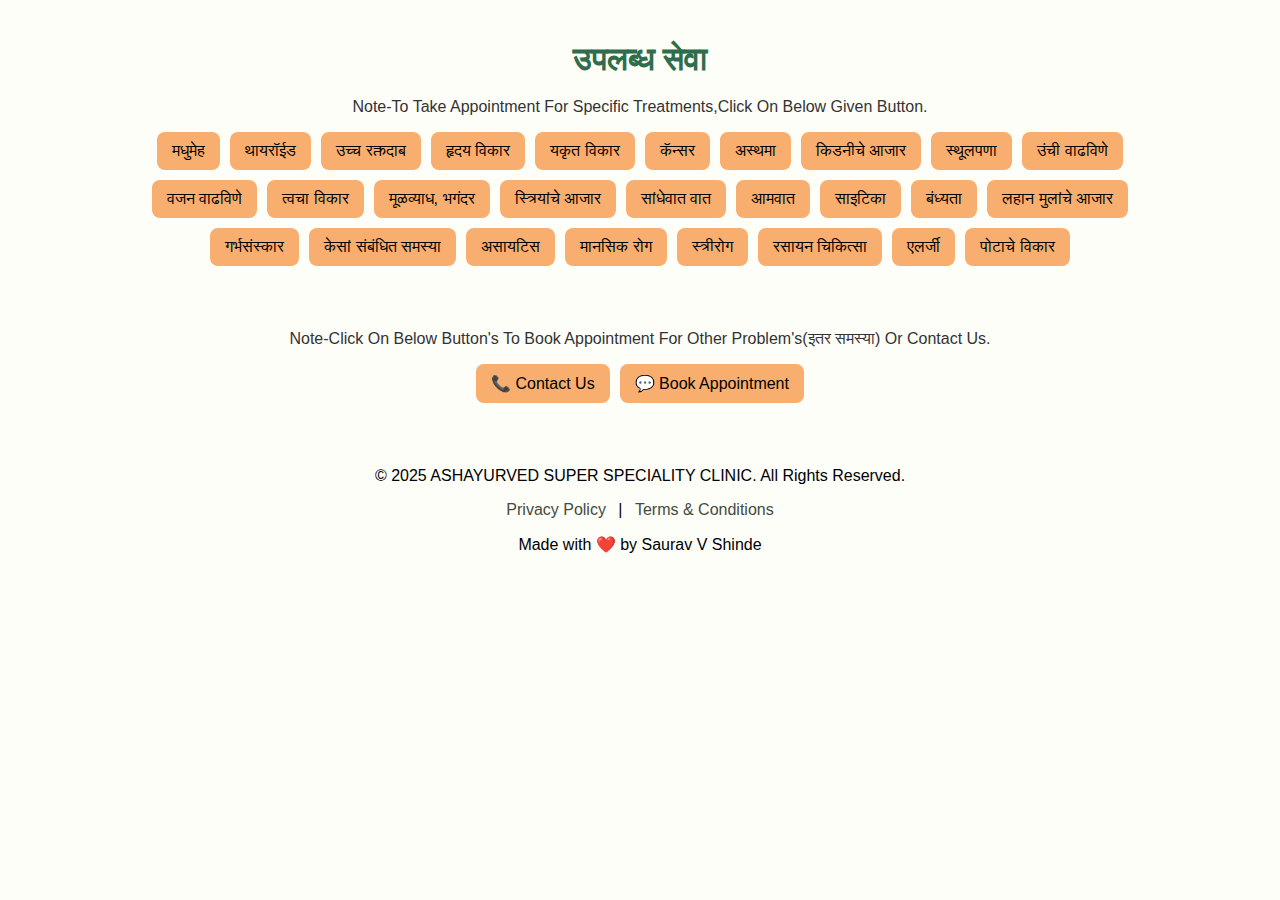
<file: Treatement.html>
<!DOCTYPE html>
<html lang="mr">
<head>
  <meta charset="UTF-8" />
  <meta name="viewport" content="width=device-width, initial-scale=1.0"/>
  <title>आयुर्वेदिक सेवा</title>
  <style>
    body {
      font-family: 'Segoe UI', sans-serif;
      margin: 0;
      padding: 0;
      background: #fefef9;
      color: #333;
    }

    .container {
      max-width: 1000px;
      margin: auto;
      padding: 20px;
    }

    h1 {
      text-align: center;
      color: #2e6e4c;
      margin-bottom: 20px;
    }

    .treatment-links {
      display: flex;
      flex-wrap: wrap;
      gap: 10px;
      justify-content: center;
      margin-bottom: 30px;
    }

    .treatment-links a {
      padding: 10px 15px;
      background-color: rgb(248, 174, 110);
      color: #000000;
      text-decoration: none;
      border-radius: 8px;
      transition: background-color 0.3s;
    }

    .treatment-links a:hover {
      background-color:  rgb(212, 152, 99);
    }

    .treatment-container {
      background: #ffffff;
      border: 1px solid #ccc;
      border-radius: 12px;
      padding: 20px;
      margin-bottom: 30px;
      box-shadow: 0px 2px 8px rgba(0,0,0,0.05);
    }

    .treatment-container img {
      max-width: 100%;
      border-radius: 10px;
      margin-top: 10px;
    }

    .treatment-title {
      color: #2e6e4c;
    }

  .back-to-index {
    position: fixed;
    bottom: 20px;
    right: 20px;
    background-color: #2e6e4c;
    color: white;
    padding: 10px 14px;
    border-radius: 50px;
    text-decoration: none;
    font-weight: bold;
    box-shadow: 0 4px 8px rgba(0,0,0,0.2);
    transition: background-color 0.3s ease;
    z-index: 999;
    font-size: larger;
  }
  .Contact
  {
    display: flex;
      flex-wrap: wrap;
      gap: 10px;
      justify-content: center;
      margin-bottom: 30px;
  }
  .Contact a
  {
    padding: 10px 15px;
      background-color: rgb(248, 174, 110);
      color: #000000;
      text-decoration: none;
      border-radius: 8px;
      transition: background-color 0.3s;
  }
  .Contact a:hover
  {
    background-color:  rgb(212, 152, 99);
  }

  .back-to-index:hover {
    background-color: #439e6c;
  }
  footer 
  {
      background-color: #fefef9;
      color: rgb(0, 0, 0);
      text-align: center;
      padding: 1rem;
      margin-top: 2rem;
    }

    footer a 
    {
      color: #454a40;
      text-decoration: none;
      margin: 0 0.5rem;
    }


  </style>
</head>
<body>
  <div class="container">
    <h1>उपलब्ध सेवा</h1>
 <p style="text-align: center;">Note-To Take Appointment For Specific Treatments,Click On Below Given Button. </p>
    <div  class="Contact">
<a href="https://wa.me/917620795259?text=Hello,%20I%20would%20like%20to%20book%20an%20appointment%20regarding%20मधुमेह.%20Please%20provide%20me%20with%20the%20available%20timings." target="_blank">मधुमेह</a>
<a href="https://wa.me/917620795259?text=Hello,%20I%20would%20like%20to%20book%20an%20appointment%20regarding%20थायरॉईड.%20Please%20provide%20me%20with%20the%20available%20timings." target="_blank">थायरॉईड</a>
<a href="https://wa.me/917620795259?text=Hello,%20I%20would%20like%20to%20book%20an%20appointment%20regarding%20उच्च रक्तदाब.%20Please%20provide%20me%20with%20the%20available%20timings." target="_blank">उच्च रक्तदाब</a>
<a href="https://wa.me/917620795259?text=Hello,%20I%20would%20like%20to%20book%20an%20appointment%20regarding%20हृदय विकार.%20Please%20provide%20me%20with%20the%20available%20timings." target="_blank">हृदय विकार</a>
<a href="https://wa.me/917620795259?text=Hello,%20I%20would%20like%20to%20book%20an%20appointment%20regarding%20यकृत विकार.%20Please%20provide%20me%20with%20the%20available%20timings." target="_blank">यकृत विकार</a>
<a href="https://wa.me/917620795259?text=Hello,%20I%20would%20like%20to%20book%20an%20appointment%20regarding%20कॅन्सर.%20Please%20provide%20me%20with%20the%20available%20timings." target="_blank">कॅन्सर</a>
<a href="https://wa.me/917620795259?text=Hello,%20I%20would%20like%20to%20book%20an%20appointment%20regarding%20अस्थमा.%20Please%20provide%20me%20with%20the%20available%20timings." target="_blank">अस्थमा</a>
<a href="https://wa.me/917620795259?text=Hello,%20I%20would%20like%20to%20book%20an%20appointment%20regarding%20किडनीचे आजार.%20Please%20provide%20me%20with%20the%20available%20timings." target="_blank">किडनीचे आजार</a>
<a href="https://wa.me/917620795259?text=Hello,%20I%20would%20like%20to%20book%20an%20appointment%20regarding%20स्थूलपणा.%20Please%20provide%20me%20with%20the%20available%20timings." target="_blank">स्थूलपणा</a>
<a href="https://wa.me/917620795259?text=Hello,%20I%20would%20like%20to%20book%20an%20appointment%20regarding%20उंची वाढविणे.%20Please%20provide%20me%20with%20the%20available%20timings." target="_blank">उंची वाढविणे</a>
<a href="https://wa.me/917620795259?text=Hello,%20I%20would%20like%20to%20book%20an%20appointment%20regarding%20वजन वाढविणे.%20Please%20provide%20me%20with%20the%20available%20timings." target="_blank">वजन वाढविणे</a>
<a href="https://wa.me/917620795259?text=Hello,%20I%20would%20like%20to%20book%20an%20appointment%20regarding%20त्वचा विकार.%20Please%20provide%20me%20with%20the%20available%20timings." target="_blank">त्वचा विकार</a>
<a href="https://wa.me/917620795259?text=Hello,%20I%20would%20like%20to%20book%20an%20appointment%20regarding%20मूळव्याध, भगंदर.%20Please%20provide%20me%20with%20the%20available%20timings." target="_blank">मूळव्याध, भगंदर</a>
<a href="https://wa.me/917620795259?text=Hello,%20I%20would%20like%20to%20book%20an%20appointment%20regarding%20स्त्रियांचे आजार.%20Please%20provide%20me%20with%20the%20available%20timings." target="_blank">स्त्रियांचे आजार</a>
<a href="https://wa.me/917620795259?text=Hello,%20I%20would%20like%20to%20book%20an%20appointment%20regarding%20सांधेवात वात.%20Please%20provide%20me%20with%20the%20available%20timings." target="_blank">सांधेवात वात</a>
<a href="https://wa.me/917620795259?text=Hello,%20I%20would%20like%20to%20book%20an%20appointment%20regarding%20आमवात.%20Please%20provide%20me%20with%20the%20available%20timings." target="_blank">आमवात</a>
<a href="https://wa.me/917620795259?text=Hello,%20I%20would%20like%20to%20book%20an%20appointment%20regarding%20साइटिका.%20Please%20provide%20me%20with%20the%20available%20timings." target="_blank">साइटिका</a>
<a href="https://wa.me/917620795259?text=Hello,%20I%20would%20like%20to%20book%20an%20appointment%20regarding%20बंध्यता.%20Please%20provide%20me%20with%20the%20available%20timings." target="_blank">बंध्यता</a>
<a href="https://wa.me/917620795259?text=Hello,%20I%20would%20like%20to%20book%20an%20appointment%20regarding%20लहान मुलांचे आजार.%20Please%20provide%20me%20with%20the%20available%20timings." target="_blank">लहान मुलांचे आजार</a>
<a href="https://wa.me/917620795259?text=Hello,%20I%20would%20like%20to%20book%20an%20appointment%20regarding%20गर्भसंस्कार.%20Please%20provide%20me%20with%20the%20available%20timings." target="_blank">गर्भसंस्कार</a>
<a href="https://wa.me/917620795259?text=Hello,%20I%20would%20like%20to%20book%20an%20appointment%20regarding%20केसां संबंधित समस्या.%20Please%20provide%20me%20with%20the%20available%20timings." target="_blank">केसां संबंधित समस्या</a>
<a href="https://wa.me/917620795259?text=Hello,%20I%20would%20like%20to%20book%20an%20appointment%20regarding%20असायटिस.%20Please%20provide%20me%20with%20the%20available%20timings." target="_blank">असायटिस</a>
<a href="https://wa.me/917620795259?text=Hello,%20I%20would%20like%20to%20book%20an%20appointment%20regarding%20मानसिक रोग.%20Please%20provide%20me%20with%20the%20available%20timings." target="_blank">मानसिक रोग</a>
<a href="https://wa.me/917620795259?text=Hello,%20I%20would%20like%20to%20book%20an%20appointment%20regarding%20स्त्रीरोग.%20Please%20provide%20me%20with%20the%20available%20timings." target="_blank">स्त्रीरोग</a>
<a href="https://wa.me/917620795259?text=Hello,%20I%20would%20like%20to%20book%20an%20appointment%20regarding%20रसायन चिकित्सा.%20Please%20provide%20me%20with%20the%20available%20timings." target="_blank">रसायन चिकित्सा</a>
<a href="https://wa.me/917620795259?text=Hello,%20I%20would%20like%20to%20book%20an%20appointment%20regarding%20एलर्जी.%20Please%20provide%20me%20with%20the%20available%20timings." target="_blank">एलर्जी</a>
<a href="https://wa.me/917620795259?text=Hello,%20I%20would%20like%20to%20book%20an%20appointment%20regarding%20पोटाचे विकार.%20Please%20provide%20me%20with%20the%20available%20timings." target="_blank">पोटाचे विकार</a>

    </div>
    <br>
    
<p style="text-align: center;">Note-Click On Below Button's To Book Appointment For Other Problem's(इतर समस्या) Or Contact Us.</p>
    <!-- Contact and Appointment Buttons -->
<div class="Contact" >
  <!-- Call Button -->
  <a href="tel:+917620795259">
    📞 Contact Us
  </a>
  <!-- WhatsApp Appointment Button -->
  <a href="https://wa.me/917620795259?text=Hello%2C%20I%20would%20like%20to%20book%20an%20appointment%20for%20Ayurvedic%20treatment." target="_blank" >
    💬 Book Appointment
  </a>




</div>


   
  <script>
    document.querySelectorAll(".treatment-links a").forEach(link => {
      link.addEventListener("click", e => {
        e.preventDefault();
        const target = document.querySelector(link.getAttribute("href"));
        if (target) {
          target.scrollIntoView({ behavior: "smooth" });
        }
      });
    });
  </script>
  <!-- Floating Back to Index Button -->
  <footer>
    <p>&copy; 2025 ASHAYURVED
      SUPER SPECIALITY CLINIC. All Rights Reserved.</p>
    <a href="#">Privacy Policy</a> | <a href="#">Terms & Conditions</a>
    <p>Made with ❤️ by Saurav V Shinde</p>
  </footer>
</body>
</html>
</file>
<file: final_css.css>
/* Doctor Card Styles */
     .doctor-card {
      margin-top: 110px;
      background-color: rgba(255, 255, 255, 0.73);
      padding: 1rem;
      border-radius: 16px;
      max-width: 490px;
           max-height: 219PX;
      width: 90%;
      box-shadow: 0 8px 20px rgba(0, 0, 0, 0.15);
      display: flex;
      flex-direction:column;
      gap: 1rem;
      align-items: center;
      animation: fadeUp 1.5s ease-in-out;
    }

    .doctor-card img {
      width: 110px;
      height: 110px;
      border-radius: 50%;
      object-fit: cover;
      border: 4px solid #7ea17c;
    }

    .doctor-info h3 {
      margin: 0;
      font-size: 1.4rem;
      font-family: 'Playfair Display', serif;
      color: #3b3b3b;
    }

    .doctor-info p {
      margin: 0.3rem 0;
      color: #555;
      font-size: 0.95rem;
    }

    @keyframes fadeUp {
      from {
        opacity: 0;
        transform: translateY(30px);
      }
      to {
        opacity: 1;
        transform: translateY(0);
      }
    }

    
    * {
      box-sizing: border-box;
      margin: 0;
      padding: 0;
    }

    body {
      font-family: 'Open Sans', sans-serif;
      background-color: #f9f6f1;
      color: #3b3b3b;
      line-height: 1.6;
    }

    header {
      background: linear-gradient(90deg, #5e8b7e, #7fae99);
      color: #fff;
      padding: 0.5rem 1rem;
      display: flex;
      justify-content: space-between;
      align-items: center;
z-index: 15;
      flex-wrap: wrap;
      position: relative;
      animation: fadeInDown 1s ease-in-out;
    }

    @keyframes fadeInDown {
      from { opacity: 0; transform: translateY(-30px); }
      to { opacity: 1; transform: translateY(0); }
    }

    header h1 {
      font-family: 'Playfair Display', serif;
      font-size: 1.8rem;
      text-align: center;
    }

    nav ul {
      list-style: none;
      display: flex;
      gap: 1rem;
    }

    nav a {
      color: #fff;
      text-decoration: none;
      font-weight: bold;
      position: relative;
    }

    nav a::after {
      content: '';
      position: absolute;
      width: 0;
      height: 2px;
      background: #fff;
      left: 0;
      bottom: -4px;
      transition: 0.3s;
    }

    nav a:hover::after {
      width: 100%;
    }

    .menu-toggle {
      display: none;
      font-size: 1.5rem;
      cursor: pointer;
    }

    .hero {
     animation: fadeIn 2s ease forwards;
     background-image: url("ChatGPT\ Image\ Apr\ 16\,\ 2025\,\ 08_21_27\ AM.png"); /* adjust path if needed */
     background-size: cover;
     background-position: center;
     background-repeat: no-repeat;
     height: 100vh;
         min-height: 100vh; /* Full screen height */
  padding-top: 60px;  /* Adjust this if needed */
     display: flex;
     flex-direction: column;
     justify-content: center;
     align-items: center;
     color: white;
     text-align: center;
     padding: 2rem;
     position: relative;
    }
    .hero::before {
      content: "";
      position: absolute;
      top: 0;
      left: 0;
      height: 100%;
      width: 100%;
      background: rgba(77, 77, 77, 0.5); /* dark overlay for better readability */
      
    }
    
    .hero * {
      
      position: relative;
    }
    
    .hero h2 {
      font-size: 2.5rem;
      font-family: 'Playfair Display', serif;
      margin-bottom: 1rem;
    }
    
    .hero p {
      font-size: 1.2rem;
      margin-bottom: 2rem;
    }

    .hero h2 {
      font-family: 'Playfair Display', serif;
      font-size: 2.8rem;
      animation: fadeInUp 1.5s ease-out;
    }

    @keyframes fadeInUp {
      from { opacity: 0; transform: translateY(30px); }
      to { opacity: 1; transform: translateY(0); }
    }

    .hero-buttons {
      display: flex;
      gap: 1rem;
      justify-content: center;
      margin-top: 1rem;
      flex-wrap: wrap;
    }

    .hero .btn {
      background-color: #a8c66c;
      color: #fff;
      padding: 0.7rem 1.5rem;
      border: none;
      border-radius: 20px;
      text-decoration: none;
      font-weight: bold;
      margin-top: 1rem;
      display: inline-block;
      transition: background 0.3s ease;
    }

    .hero .btn:hover {
      background-color: #94b85f;
    }

    section {
      padding: 2rem 1rem;
    }

    h3 {
      text-align: center;
      font-family: 'Playfair Display', serif;
      font-size: 1.8rem;
      margin-bottom: 1rem;
    }

    .featured-products .product-grid {
      display: grid;
      grid-template-columns: repeat(auto-fit, minmax(250px, 1fr));
      gap: 1.5rem;
      animation: fadeIn 1.2s ease-in;
      justify-content: center;
    }

    @keyframes fadeIn {
      from { opacity: 0; }
      to { opacity: 1; }
    }

    .product-card {max-width: 310px;
      background: #fff;
      border-radius: 12px;
      padding: 1rem;
      box-shadow: 0 6px 15px rgba(0, 0, 0, 0.1);
      text-align: center;
      transition: transform 0.3s ease, box-shadow 0.3s ease;
    }

    .product-card:hover {
      transform: translateY(-10px);
      box-shadow: 0 12px 24px rgba(0, 0, 0, 0.15);
    }

    .product-card img {
      width: 100%;
      border-radius: 8px;
      transition: transform 0.3s;
    }

    .product-card img:hover {
      transform: scale(1.05);
    }

    .product-card a {
      display: inline-block;
      margin-top: 0.5rem;
      background-color: #7ea17c;
      color: white;
      padding: 0.5rem 1rem;
      border-radius: 20px;
      text-decoration: none;
      transition: background 0.3s;
    }

    .product-card a:hover {
      background-color: #688b66;
    }

    .benefits .benefit-items {
      display: flex;
      flex-wrap: wrap;
      gap: 1rem;
      justify-content: center;
    }

    .benefit {
      background-color: #d4e4c5;
      padding: 1rem;
      border-radius: 8px;
      font-weight: bold;
      min-width: 150px;
      text-align: center;
      flex: 1 1 150px;
    }

    .about, .blog {
      background-color: #f0eee9;
      border-radius: 10px;
      padding: 3rem 2rem;
      margin: auto;
    }

    .blog ul li {
      margin: 0.5rem 0;
    }

    .whatsapp-btn {
      position: fixed;
      bottom: 20px;
      right: 20px;
      background-color: #25D366;
      color: white;
      padding: 0.8rem 1.2rem;
      border-radius: 50px;
      text-decoration: none;
      font-weight: bold;
      box-shadow: 0 4px 8px rgba(0, 0, 0, 0.2);
      z-index: 1000;
      transition: transform 0.3s ease;
    }

    .whatsapp-btn:hover {
      transform: scale(1.05);
    }

    footer {
      background-color: #5e8b7e;
      color: white;
      text-align: center;
      padding: 1rem;
      margin-top: 2rem;
    }

    footer a {
      color: #d4e4c5;
      text-decoration: none;
      margin: 0 0.5rem;
    }

    @media (max-width: 768px) {
      .menu-toggle {
        display: block;
      }
      nav ul {
        flex-direction: column;
        gap: 0.5rem;
        display: none;
        width: 100%;
        background-color: #5e8b7e;
        margin-top: 1rem;
      }
      nav ul.active {
        display: flex;
      }
      .hero h2 {
        font-size: 2rem;
      }
    }
 
  @media (max-width: 768px) {
  .doctor-card {
    flex-direction: column;
    text-align: center;
  }

  .hero-buttons {
    flex-direction: column;
   justify-content: center;
  }

  .hero-buttons .btn {
    width: auto;
  }

  header h1 {
    font-size: 1.3rem;
    padding: 10px;
  }

  .hero h2 {
    font-size: 1.5rem;
  }
}

    .featured-products h3 {
      text-align: center;
      font-size: 1.8rem;
      margin-bottom: 1.5rem;
    }

    .product-grid {
      display: grid;
      grid-template-columns: repeat(auto-fit, minmax(250px, 1fr));
      gap: 1.5rem;
      animation: fadeIn 1.2s ease-in;
      justify-content: space-evenly;
    }

    .product-card {
      background: #fff;
  border-radius: 12px;
  box-shadow: 0 4px 10px rgba(0,0,0,0.06);
  width: 260px;
  padding: 15px;
  display: flex;
  flex-direction: column;
  align-items: center;
  margin-left: auto;
  margin-right: auto;
    }

    .product-card img {
      width: 100%;
  height: auto;
  border-radius: 10px;

      
    }

    .product-card h4 {
      margin-top: 10px;
  font-size: 16px;
  font-weight: 600;
  text-align: center;
  color: #333;
    }

    .product-card p {
      font-size: 16px;
  font-weight: bold;
  color: #444;

      
    }

    .product-card a {
      background-color: #25D366;
  color: white;
  padding: 8px 12px;
  border: none;
  border-radius: 6px;
  text-decoration: none;
  font-size: 14px;
  font-weight: 500;
  transition: background-color 0.3s ease;
    }

    .product-card a:hover {
      background-color: #3e9142;
    }

    footer {
      background: #388E3C;
      color: #fff;
      padding: 1rem;
      text-align: center;
      margin-top: 2rem;
    }
</file>
